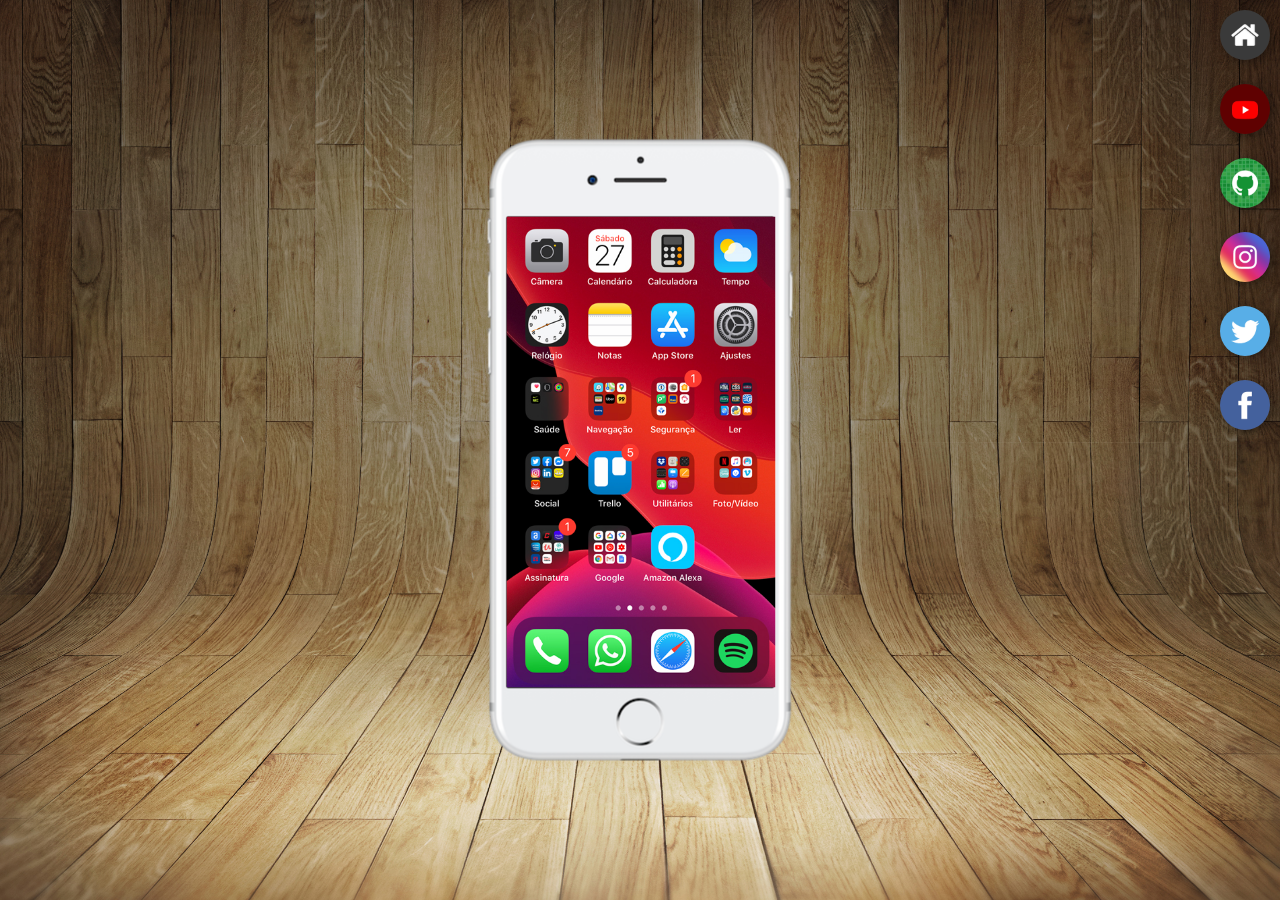
<file: index.html>
<!DOCTYPE html>
<html lang="pt-br">
<head>
    <meta charset="UTF-8">
    <meta name="viewport" content="width=device-width, initial-scale=1.0">
    <link rel="shortcut icon" href="favicon.ico" type="image/x-icon">
    <title>Projeto Redes Sociais</title>
    <link rel="stylesheet" href="style.css">
</head>
<body>
    <main>
        <section id="telefone">
            <iframe src="home.html" name="tela" id="tela" frameborder="0">
                Seu navegador não é compativel com isso!.
            </iframe>
        </section>
        <section id="redes-sociais">
            <a href="home.html" target="tela"><img src="imagens/logo-home.jpg" alt="home"></a><br>
            <a href="youtube.html" target="tela"><img src="imagens/logo-youtube.jpg" alt="youtube"></a><br>
            <a href="github.html" target="tela"><img src="imagens/logo-github.jpg" alt="github"></a><br>
            <a href="instagram.html" target="tela"><img src="imagens/logo-instagram.jpg" alt="instagram"></a><br>
            <a href="twitter.html" target="tela"><img src="imagens/logo-twitter.jpg" alt="twitter"></a><br>
            <a href="facebook.html" target="tela"><img src="imagens/logo-facebook.jpg" alt="facebook"></a>
        </section>
    </main>
</body>
</html>
</file>
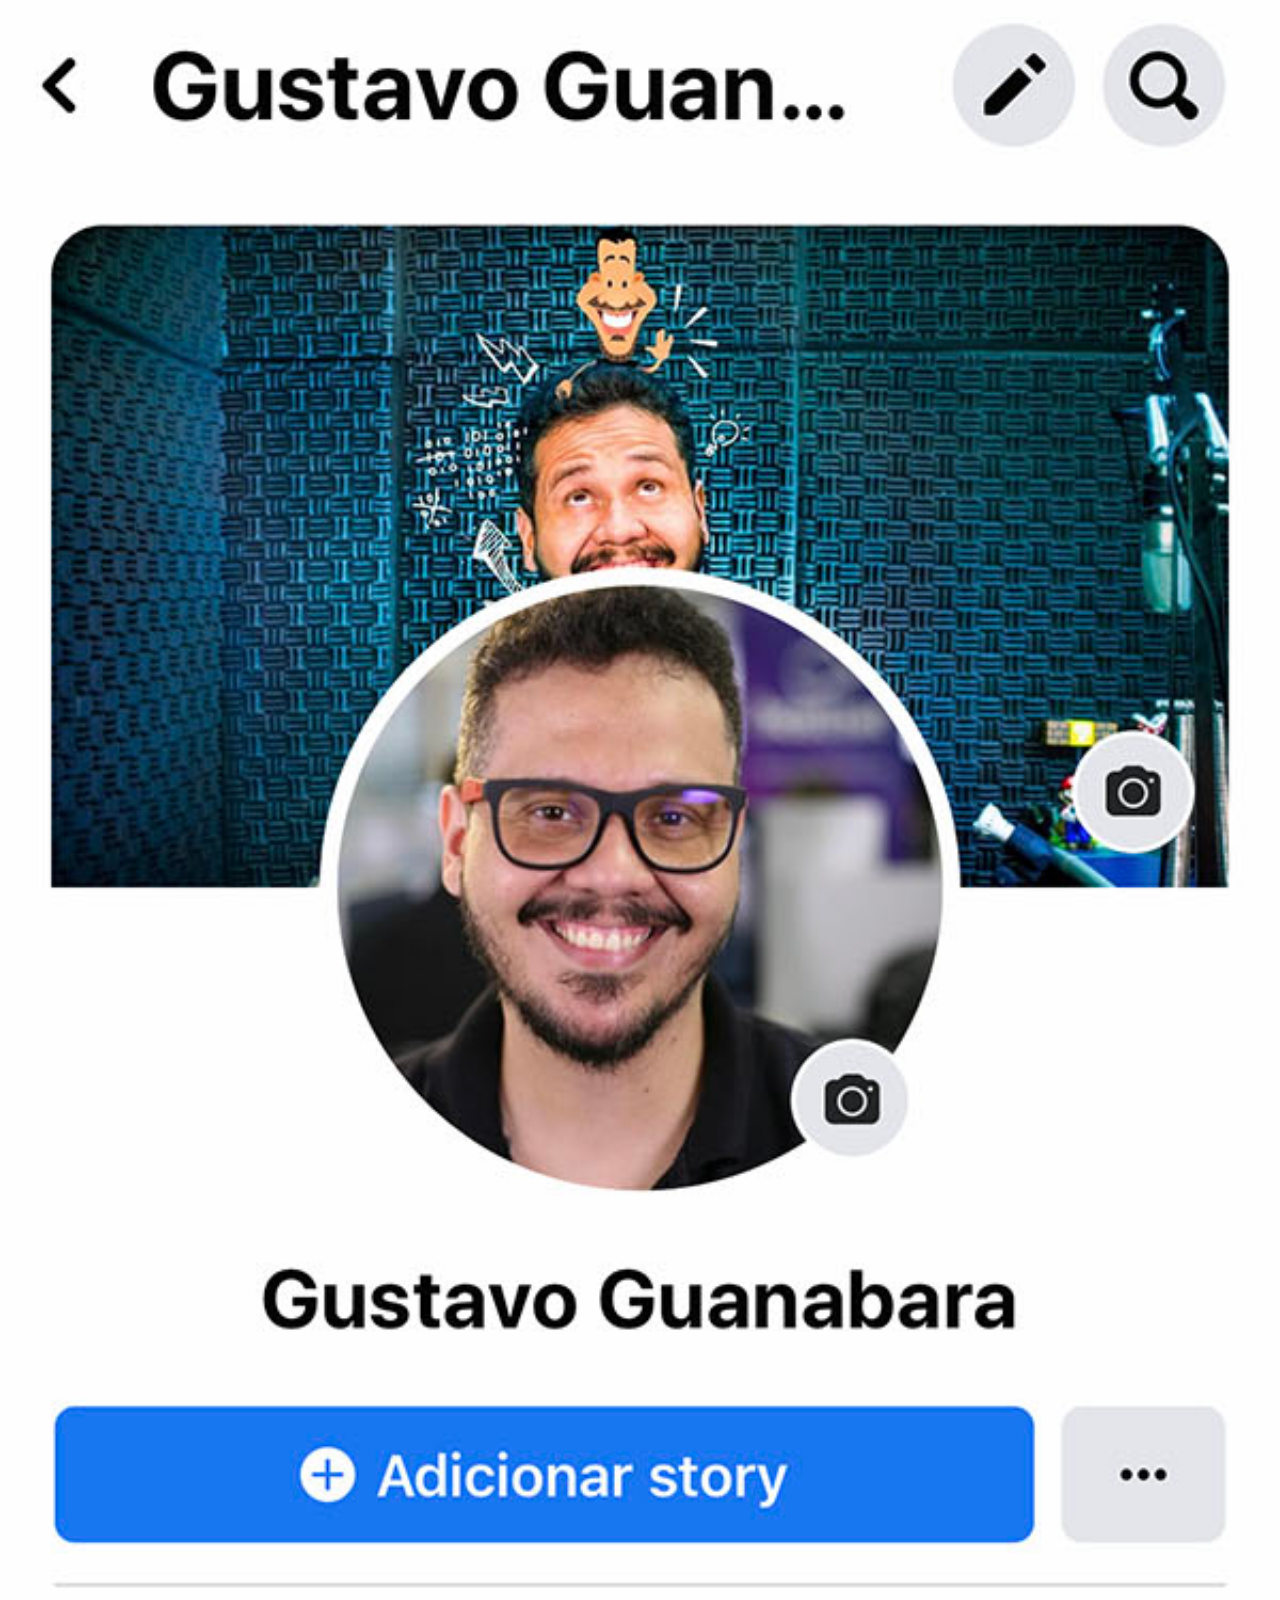
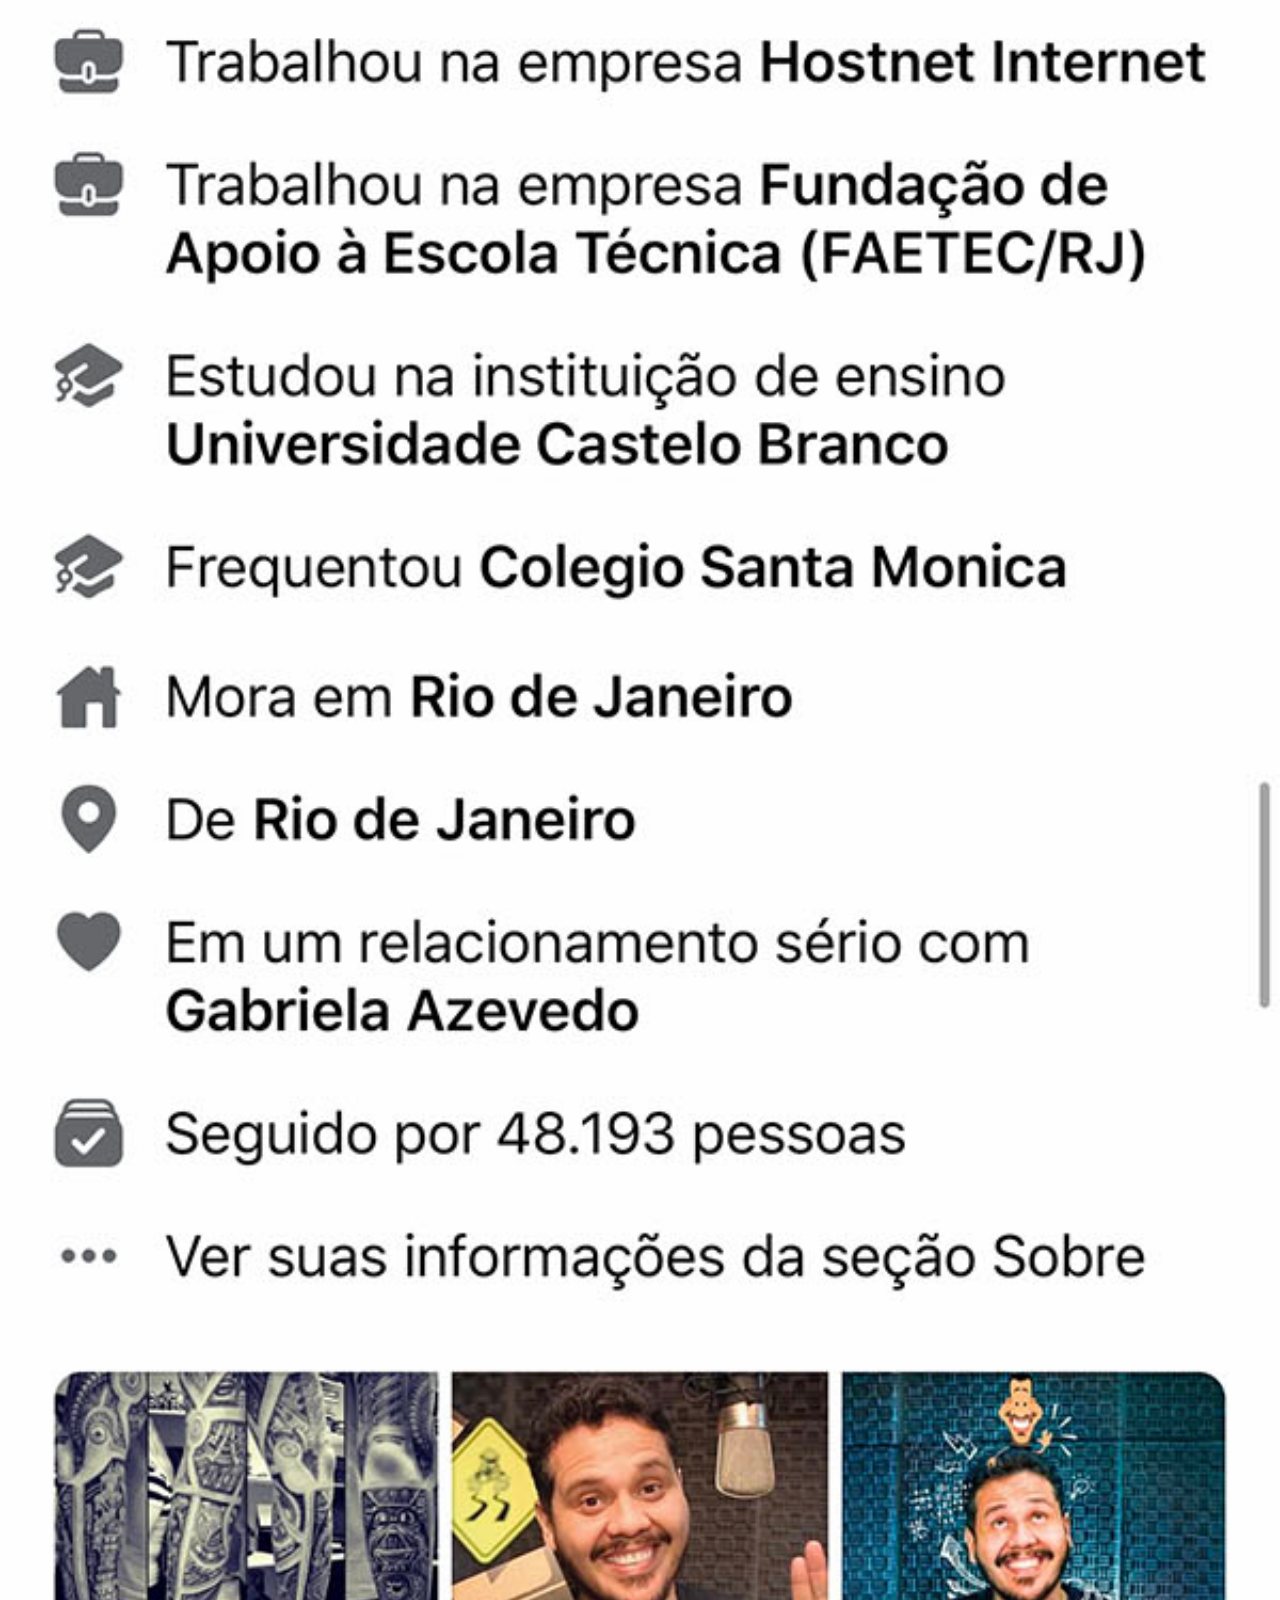
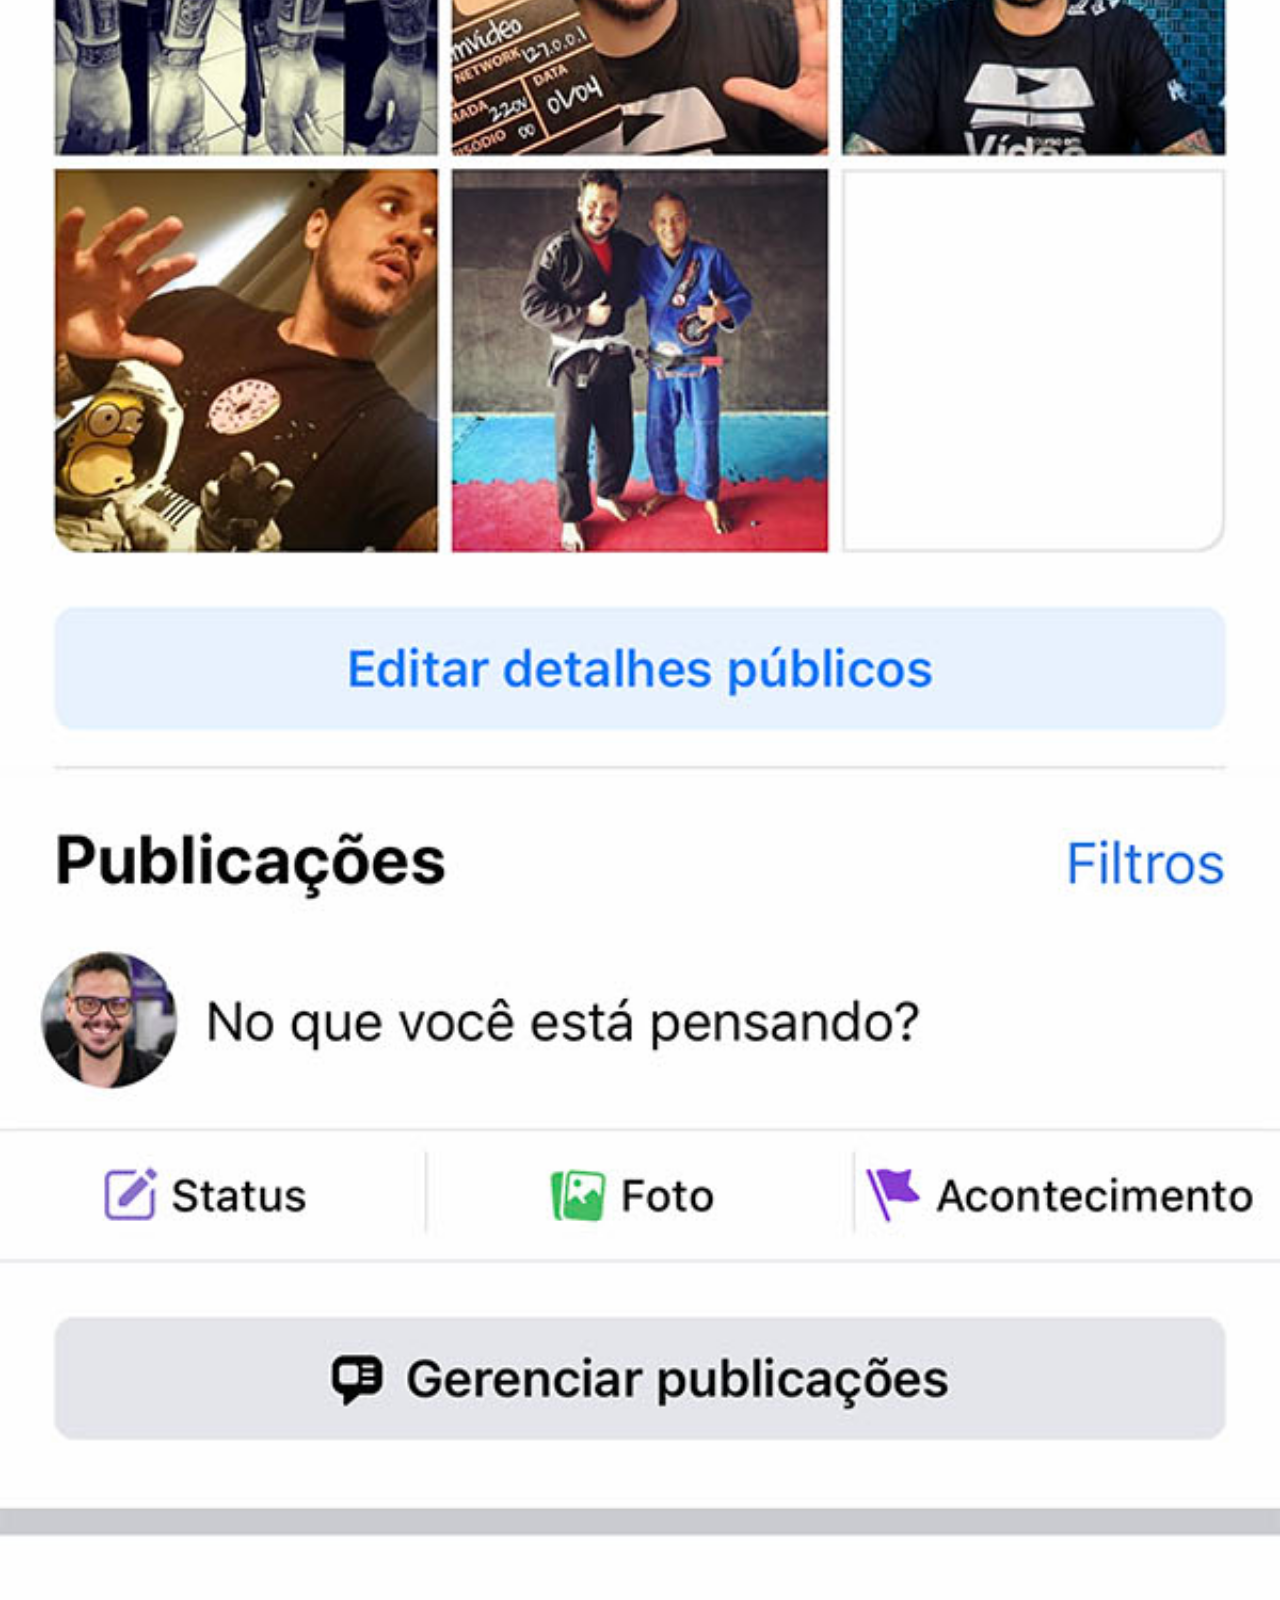
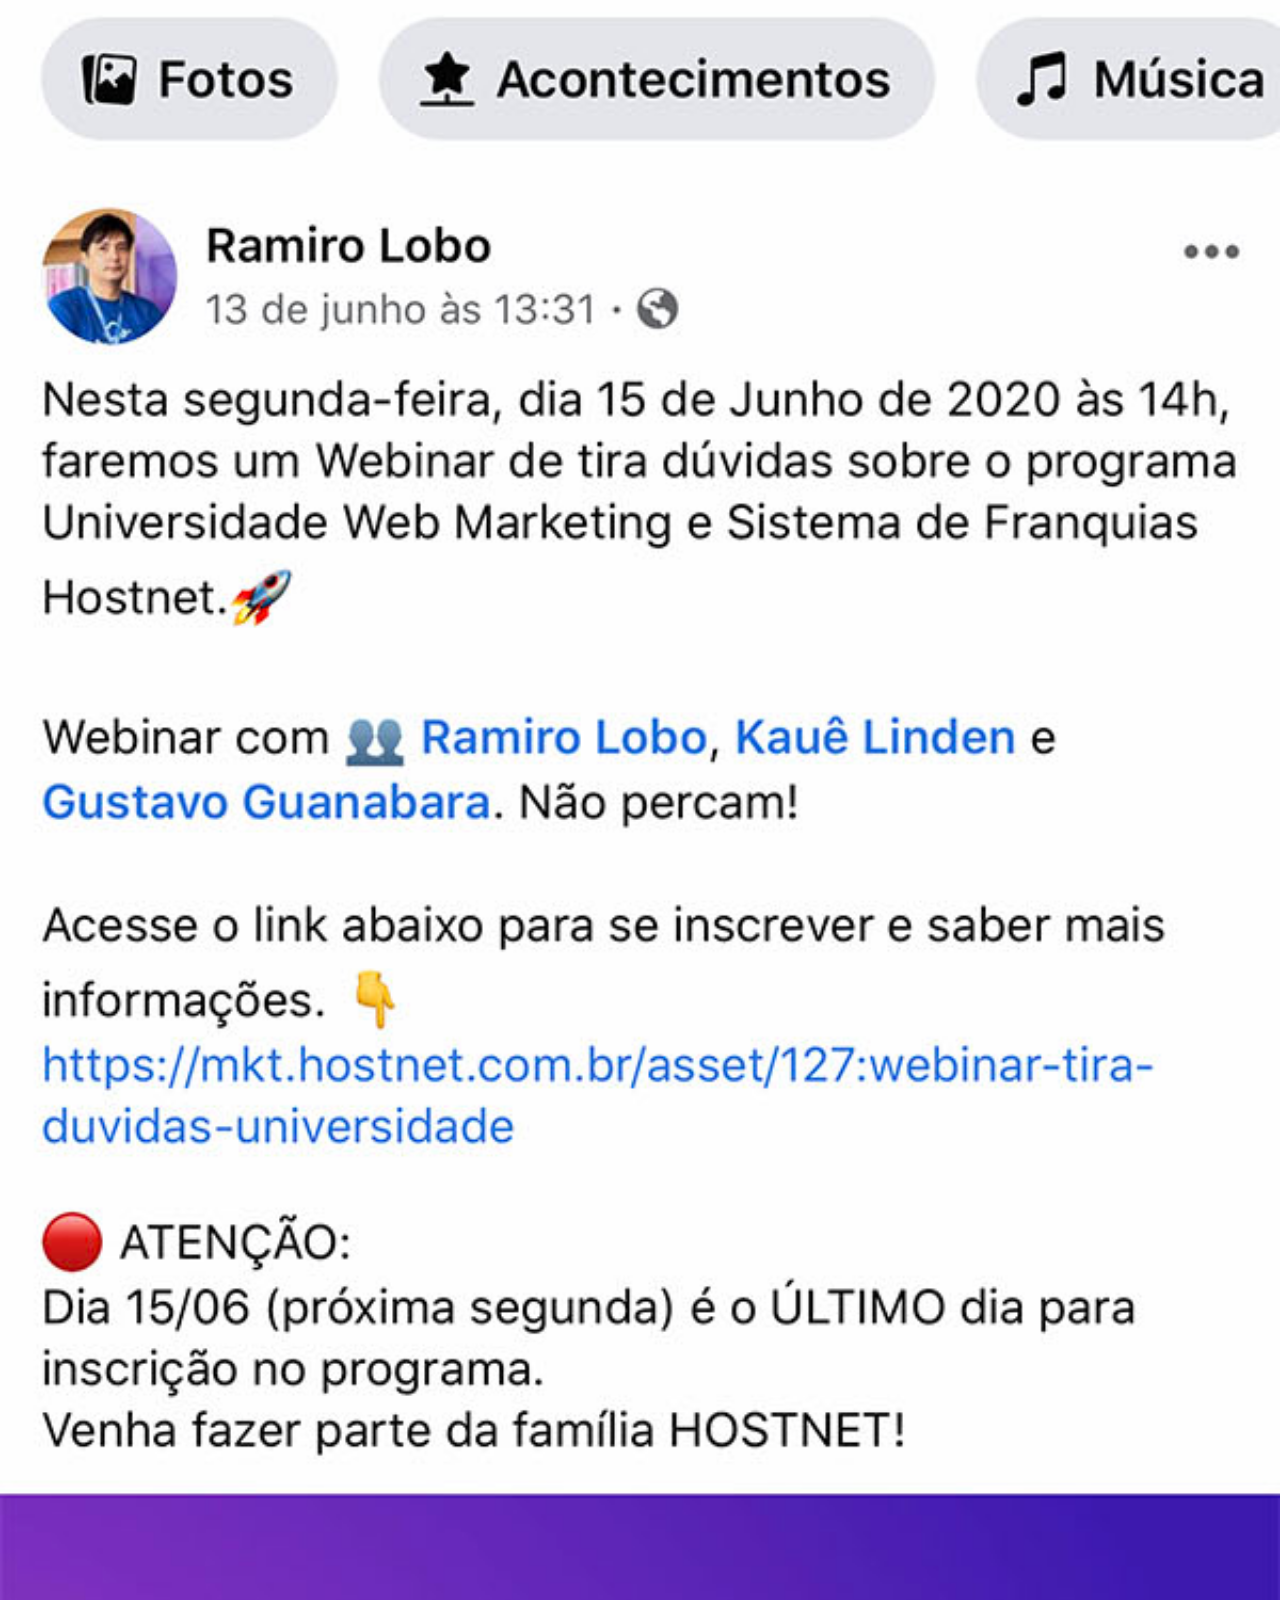
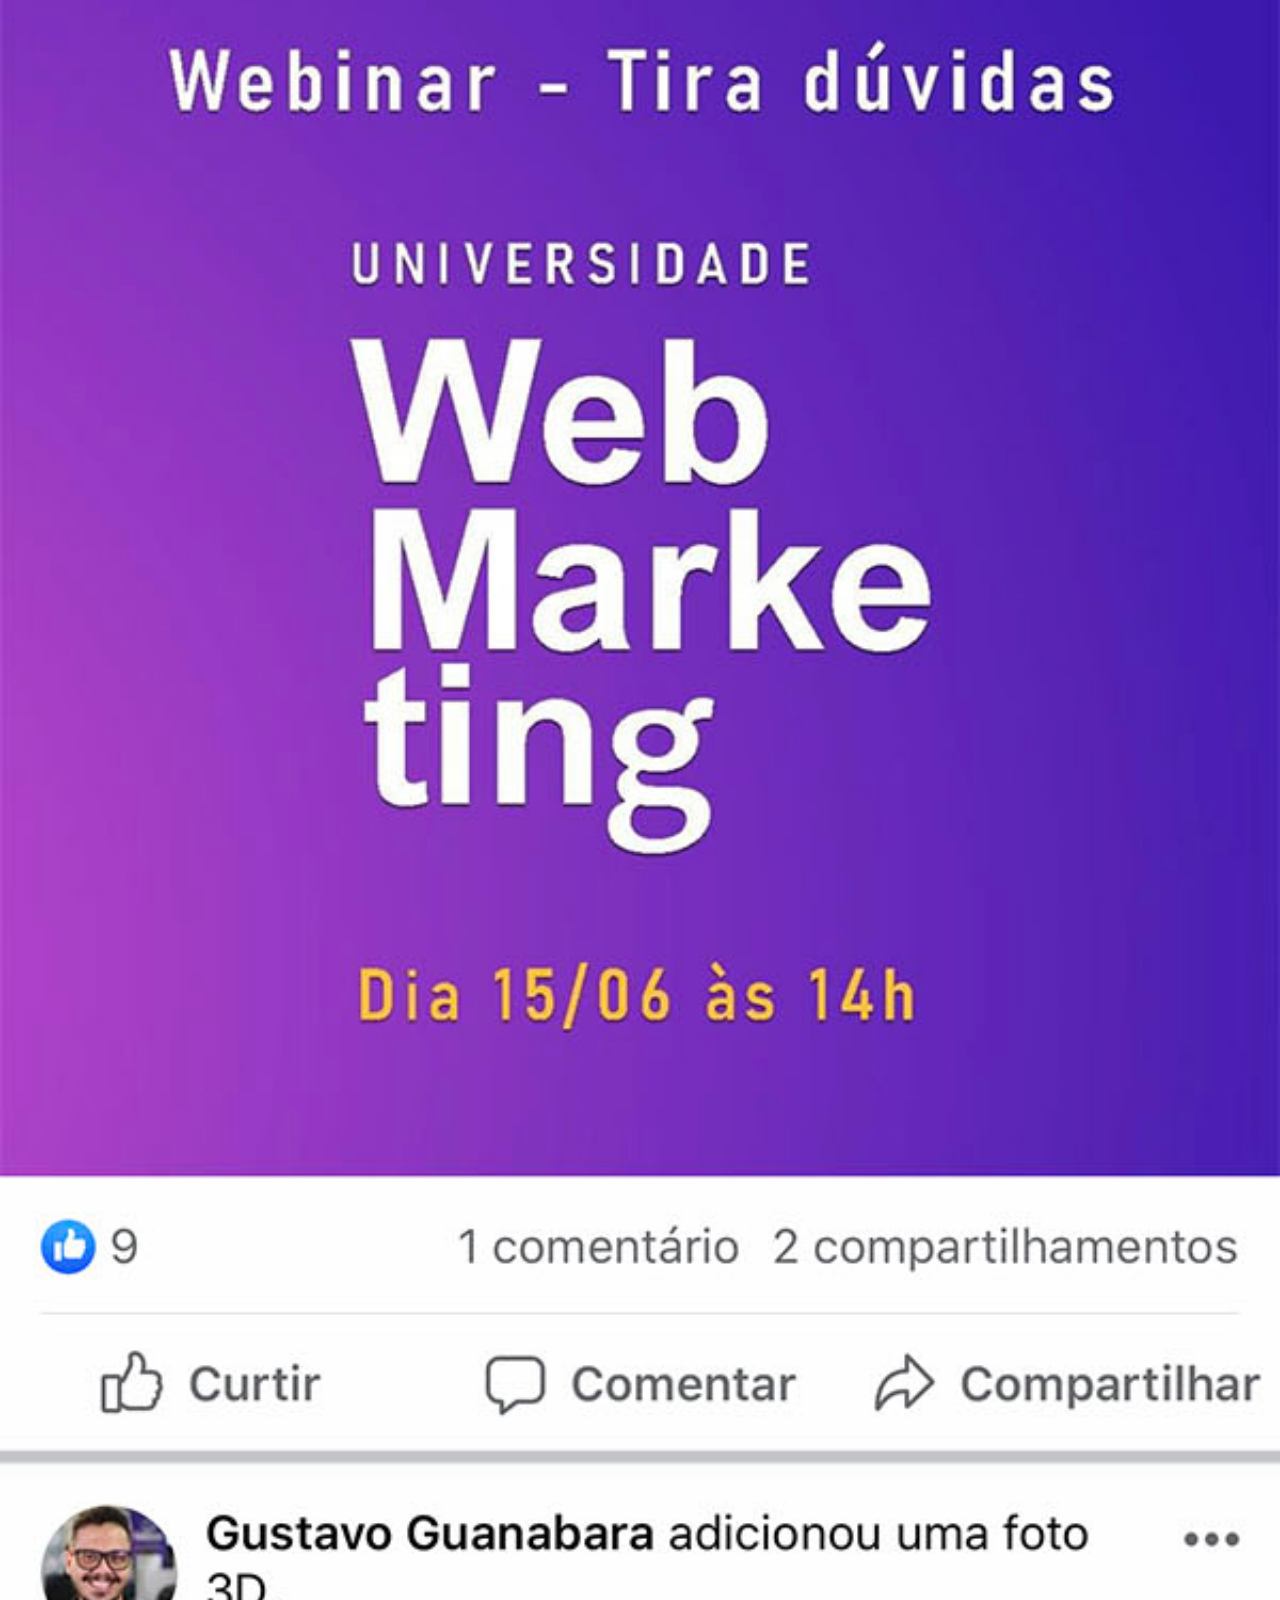
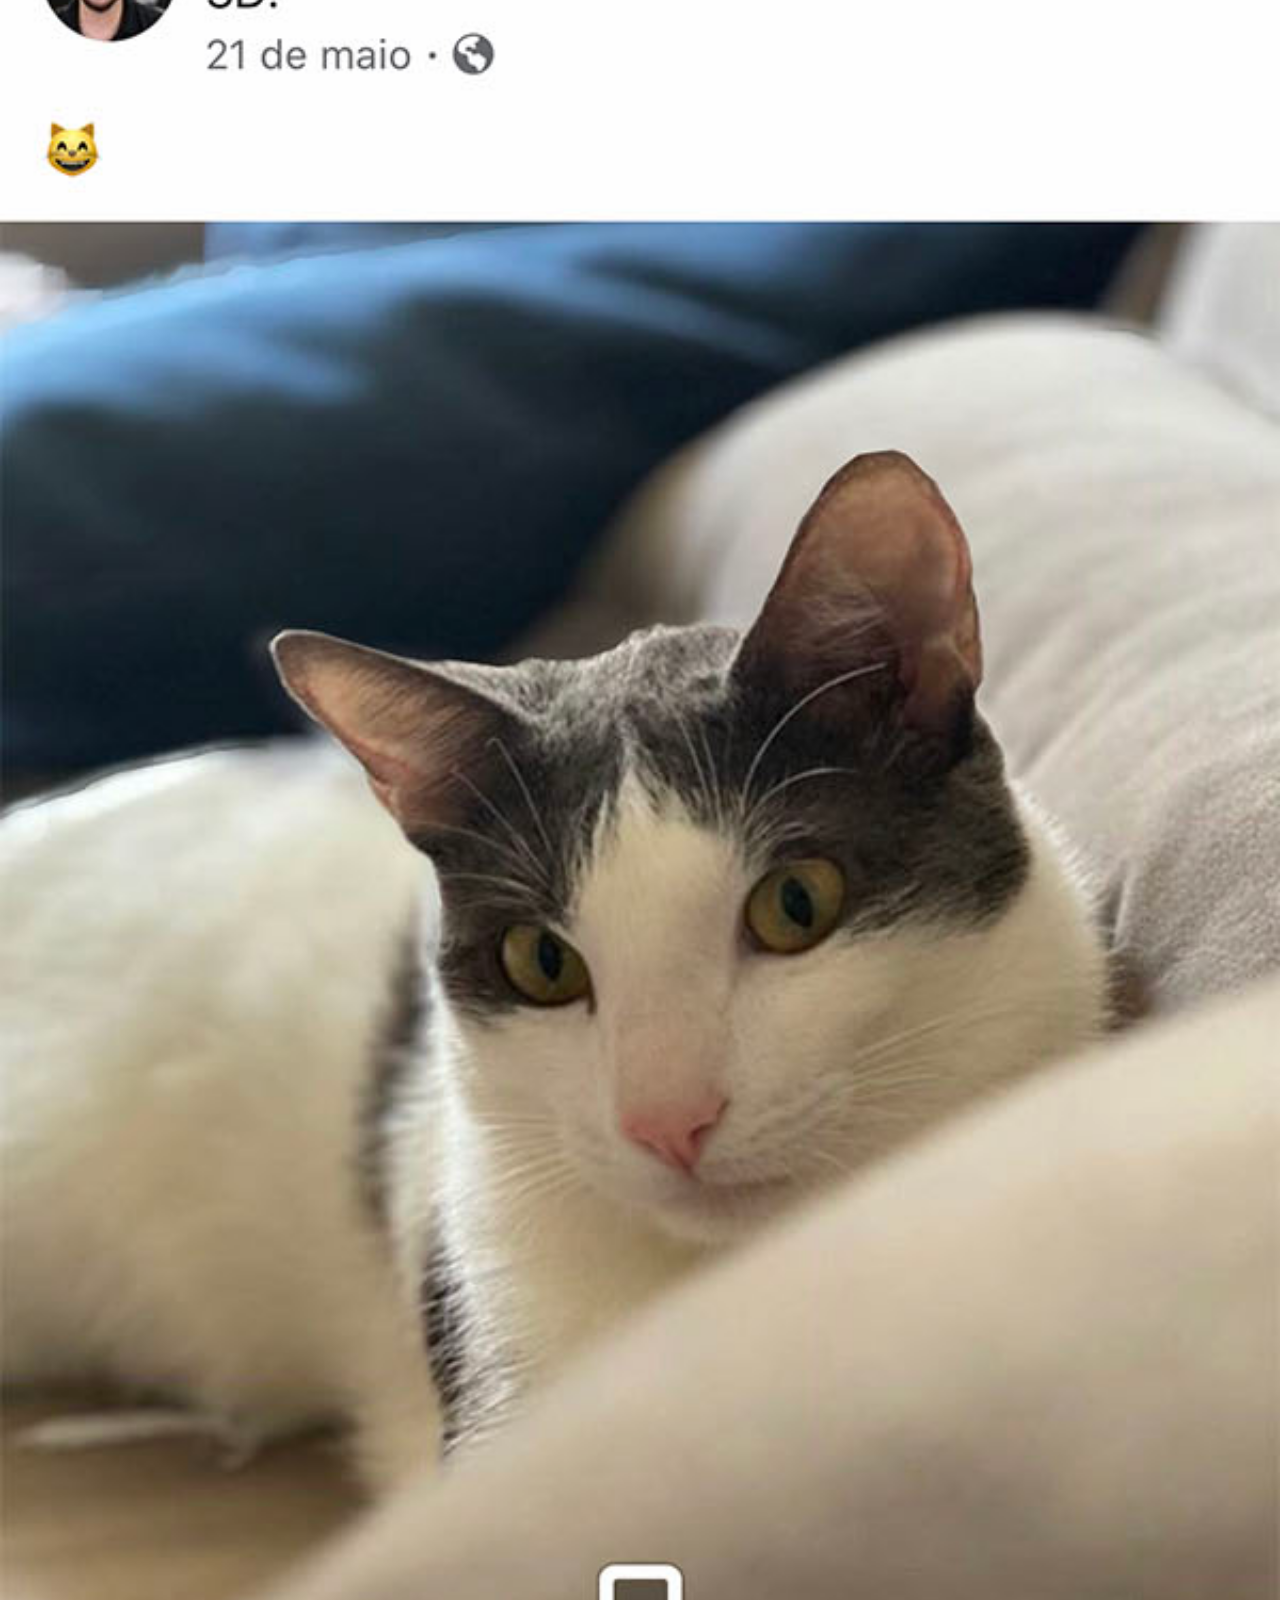
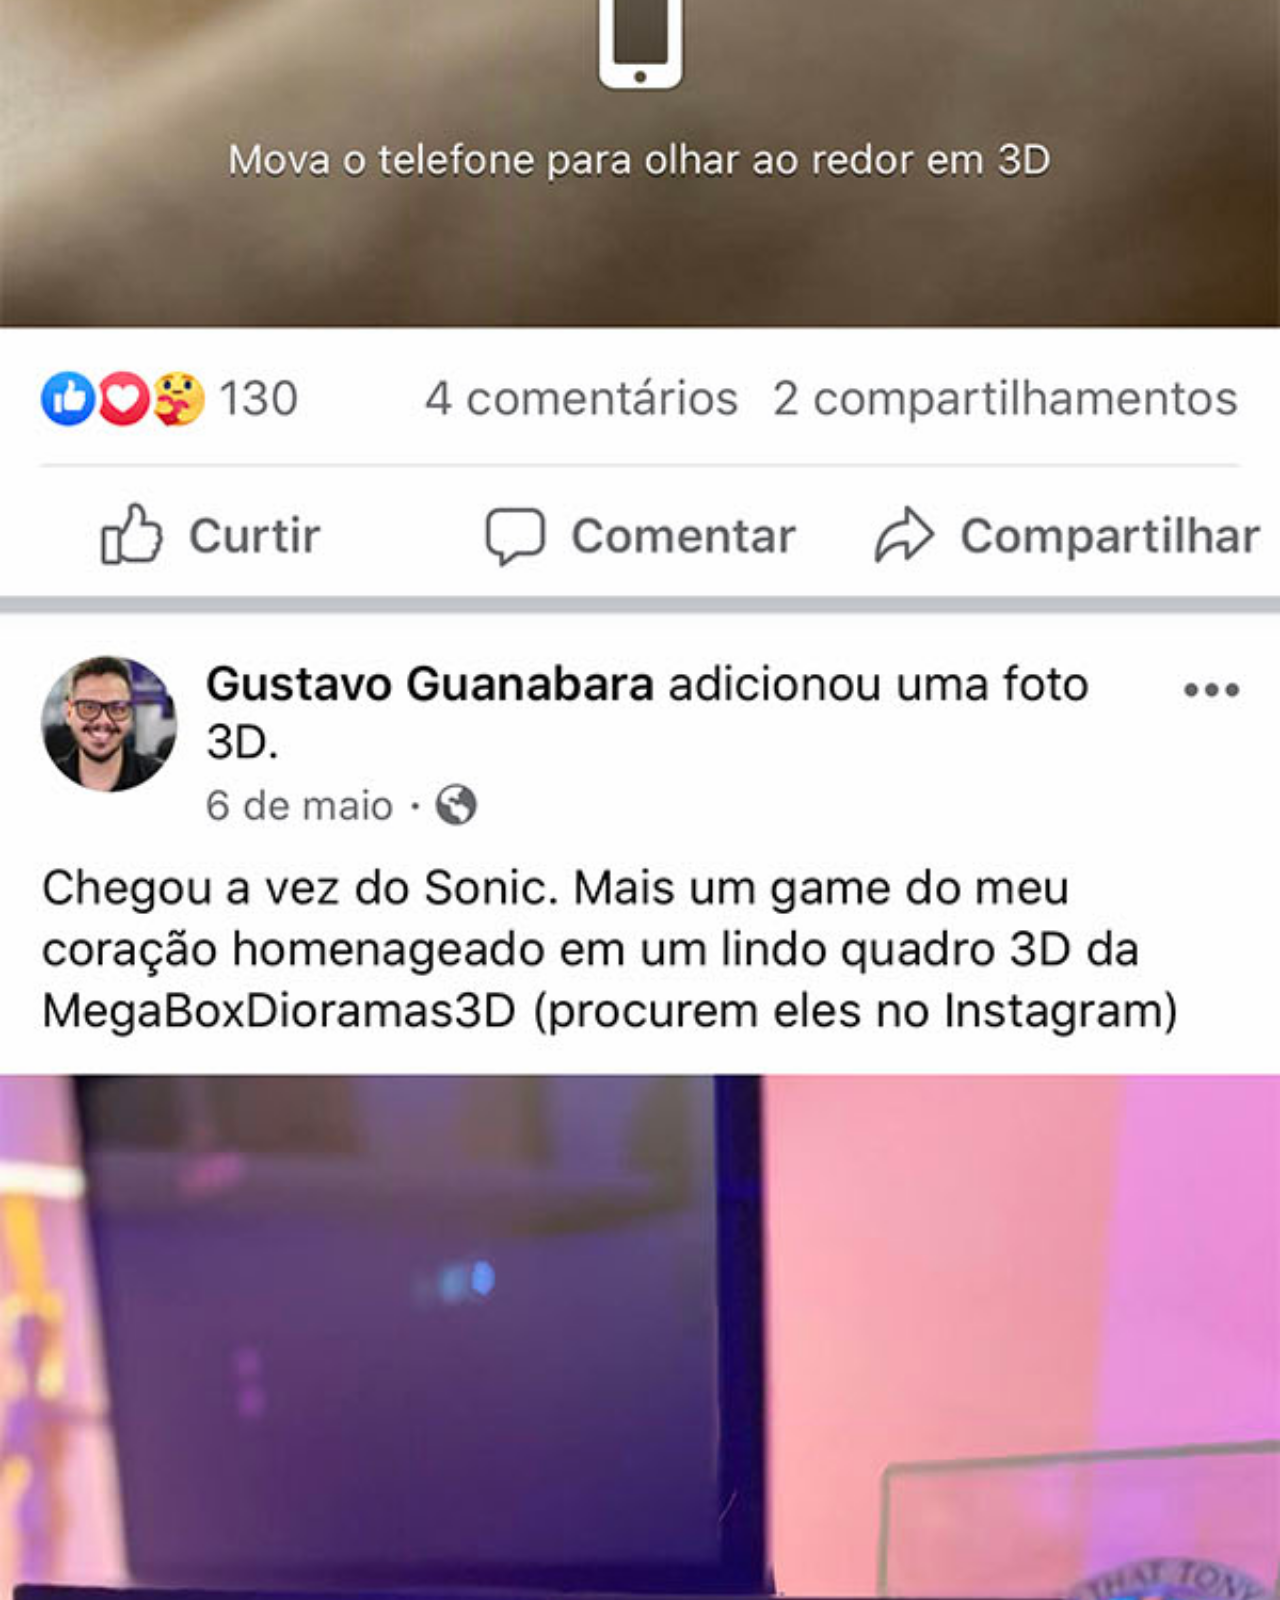
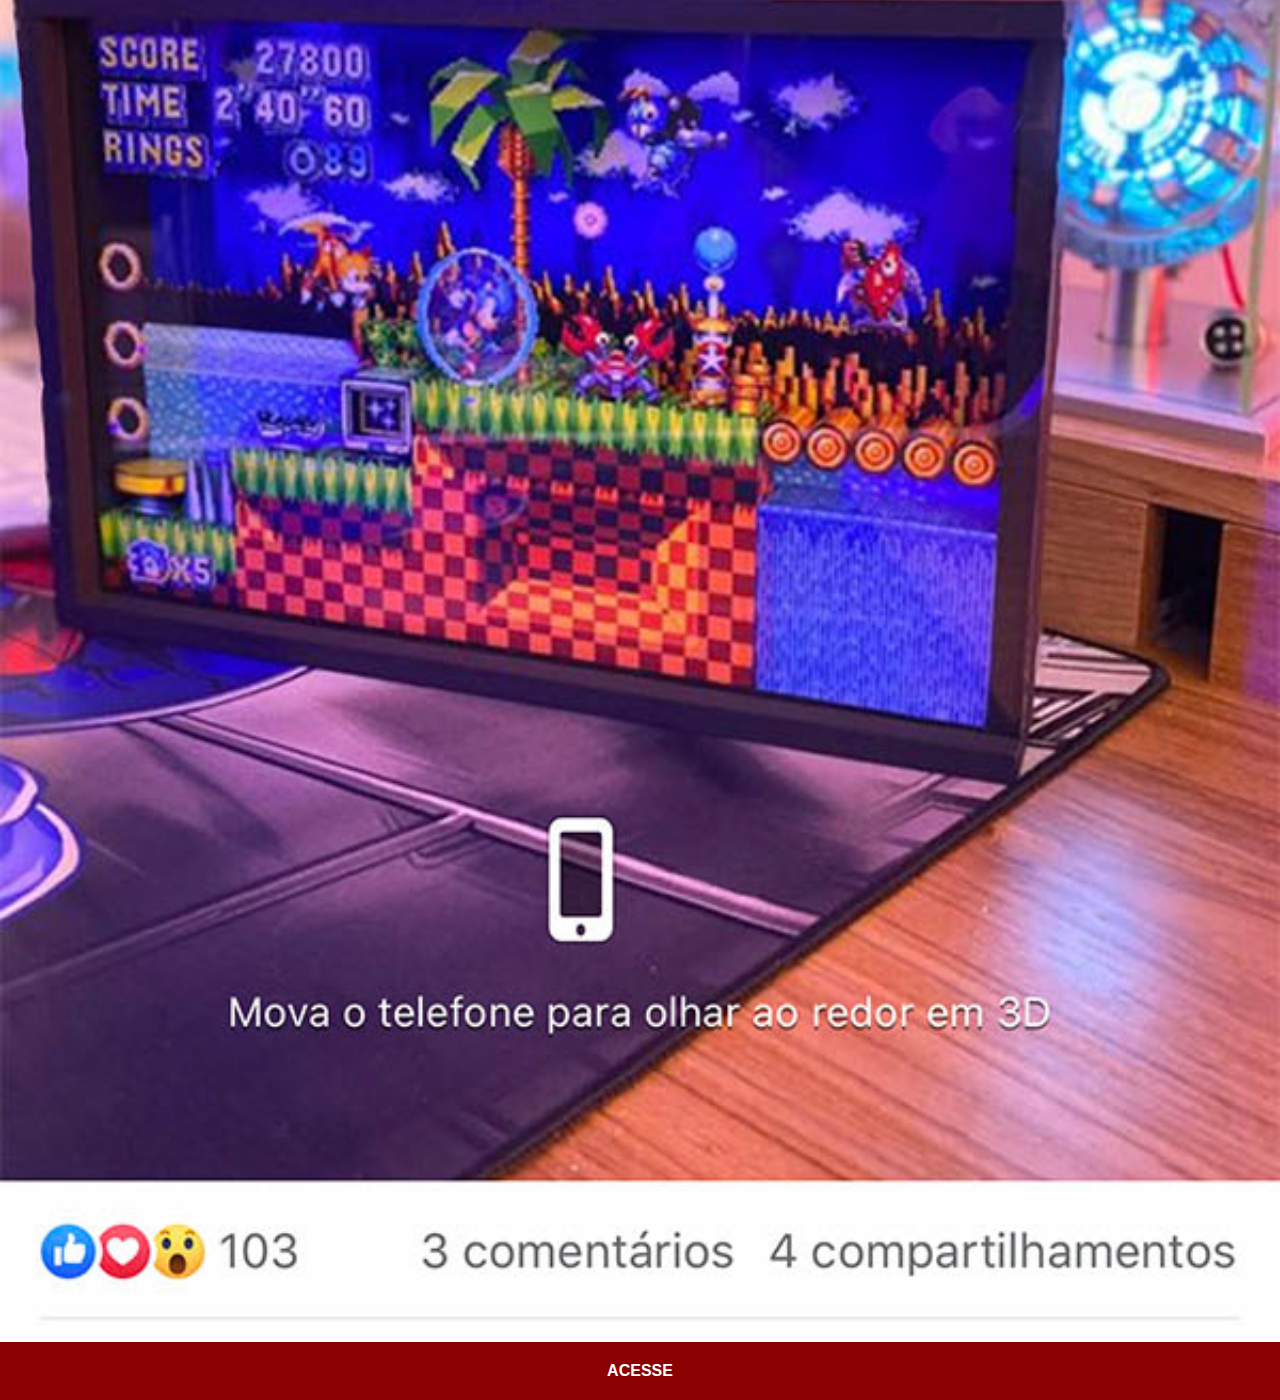
<file: facebook.html>
<!DOCTYPE html>
<html lang="pt-br">
<head>
    <meta charset="UTF-8">
    <meta name="viewport" content="width=device-width, initial-scale=1.0">
    <title>Facebook</title>
    <link rel="stylesheet" href="style/social.css">

</head>
<body>
    <img src="imagens/tela-facebook.jpg" alt="facebook">
    <a href="https://www.facebook.com/gustavoguanabara/?locale=pt_BR" target="_blank">ACESSE</a>
</body>
</html>
</file>
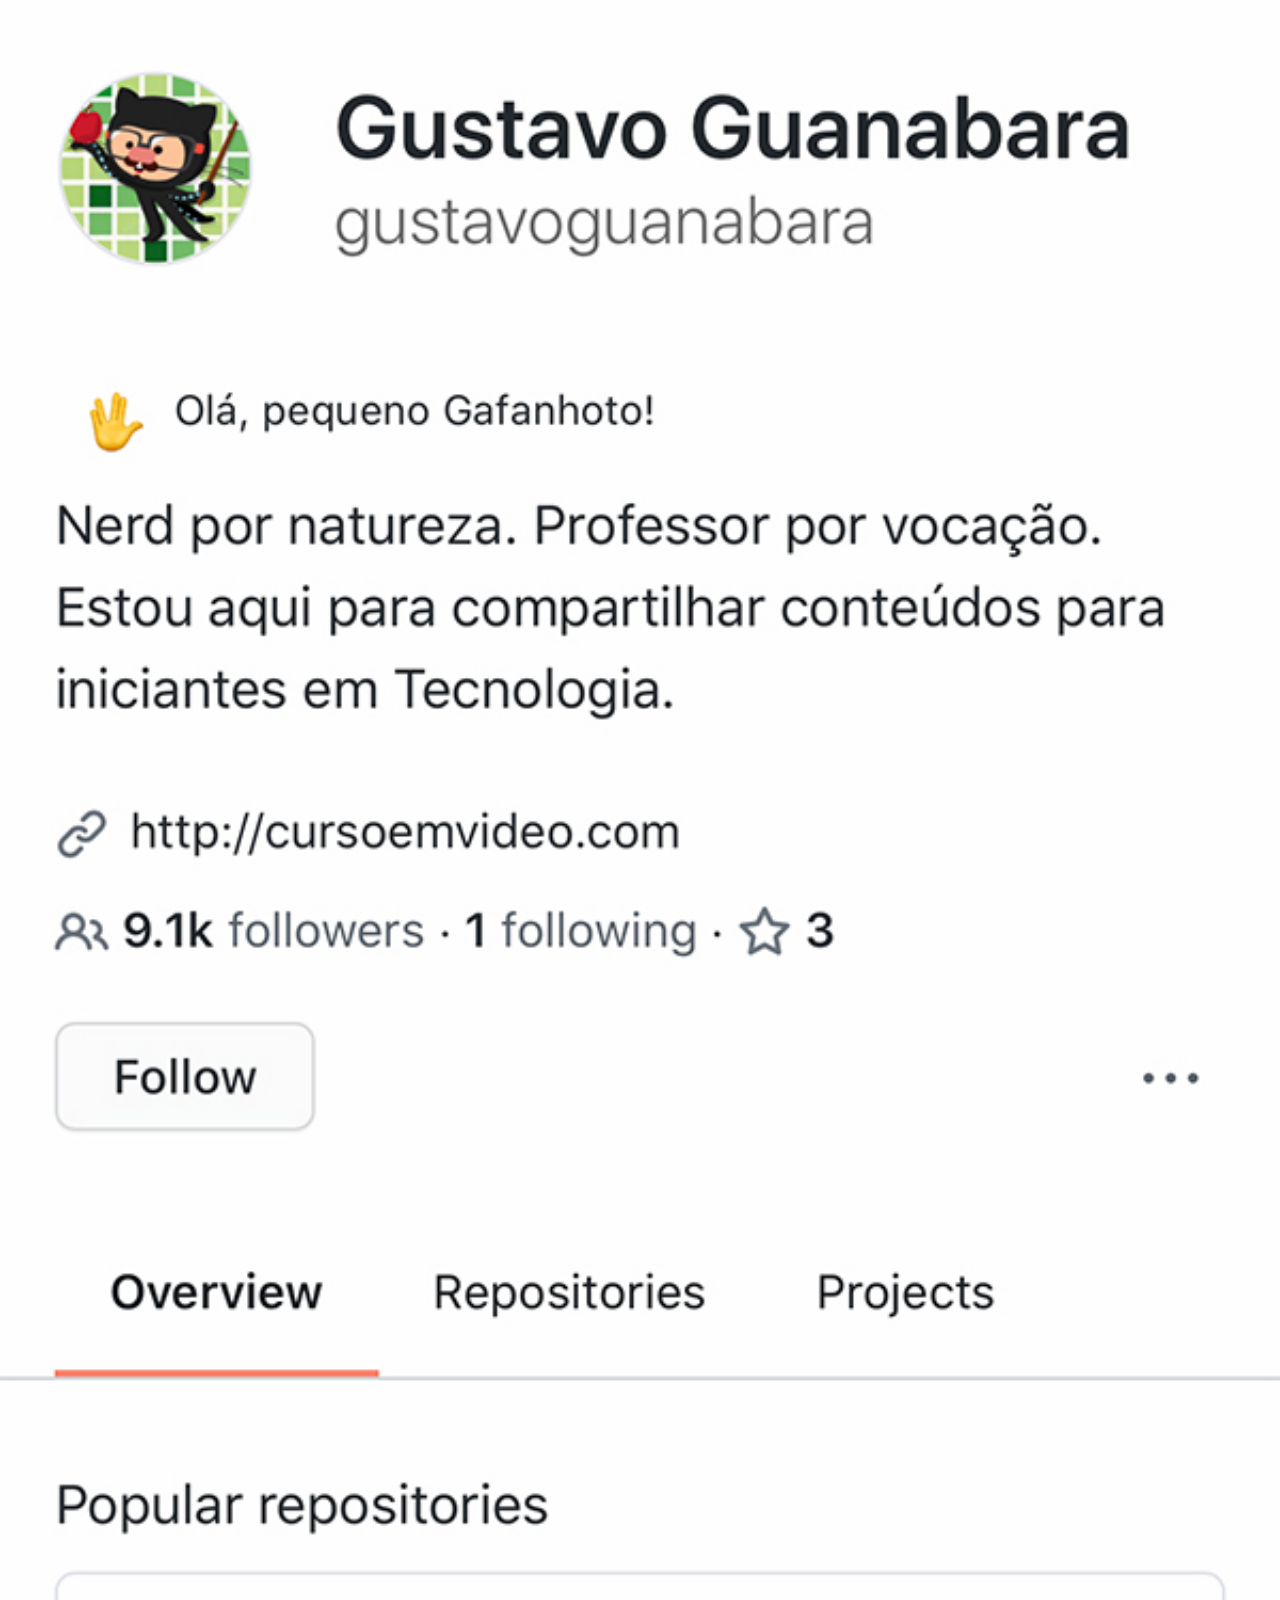
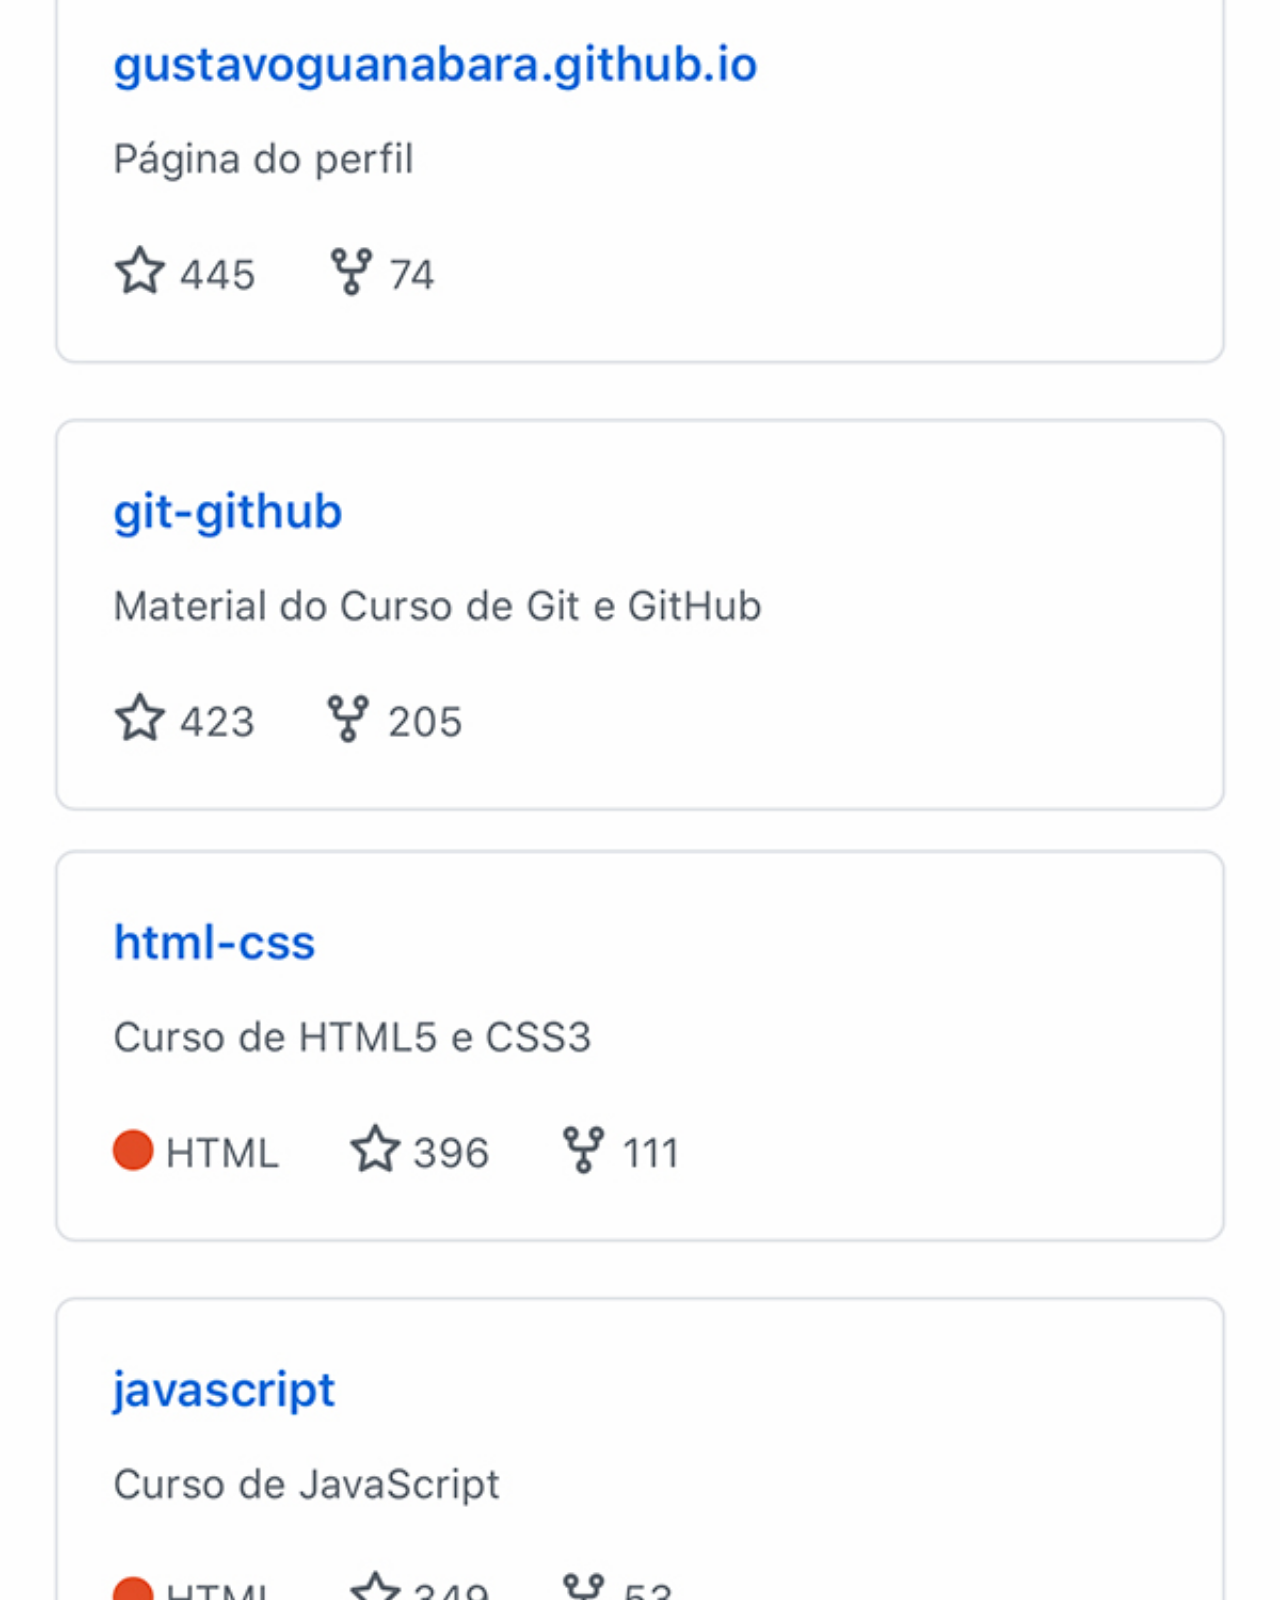
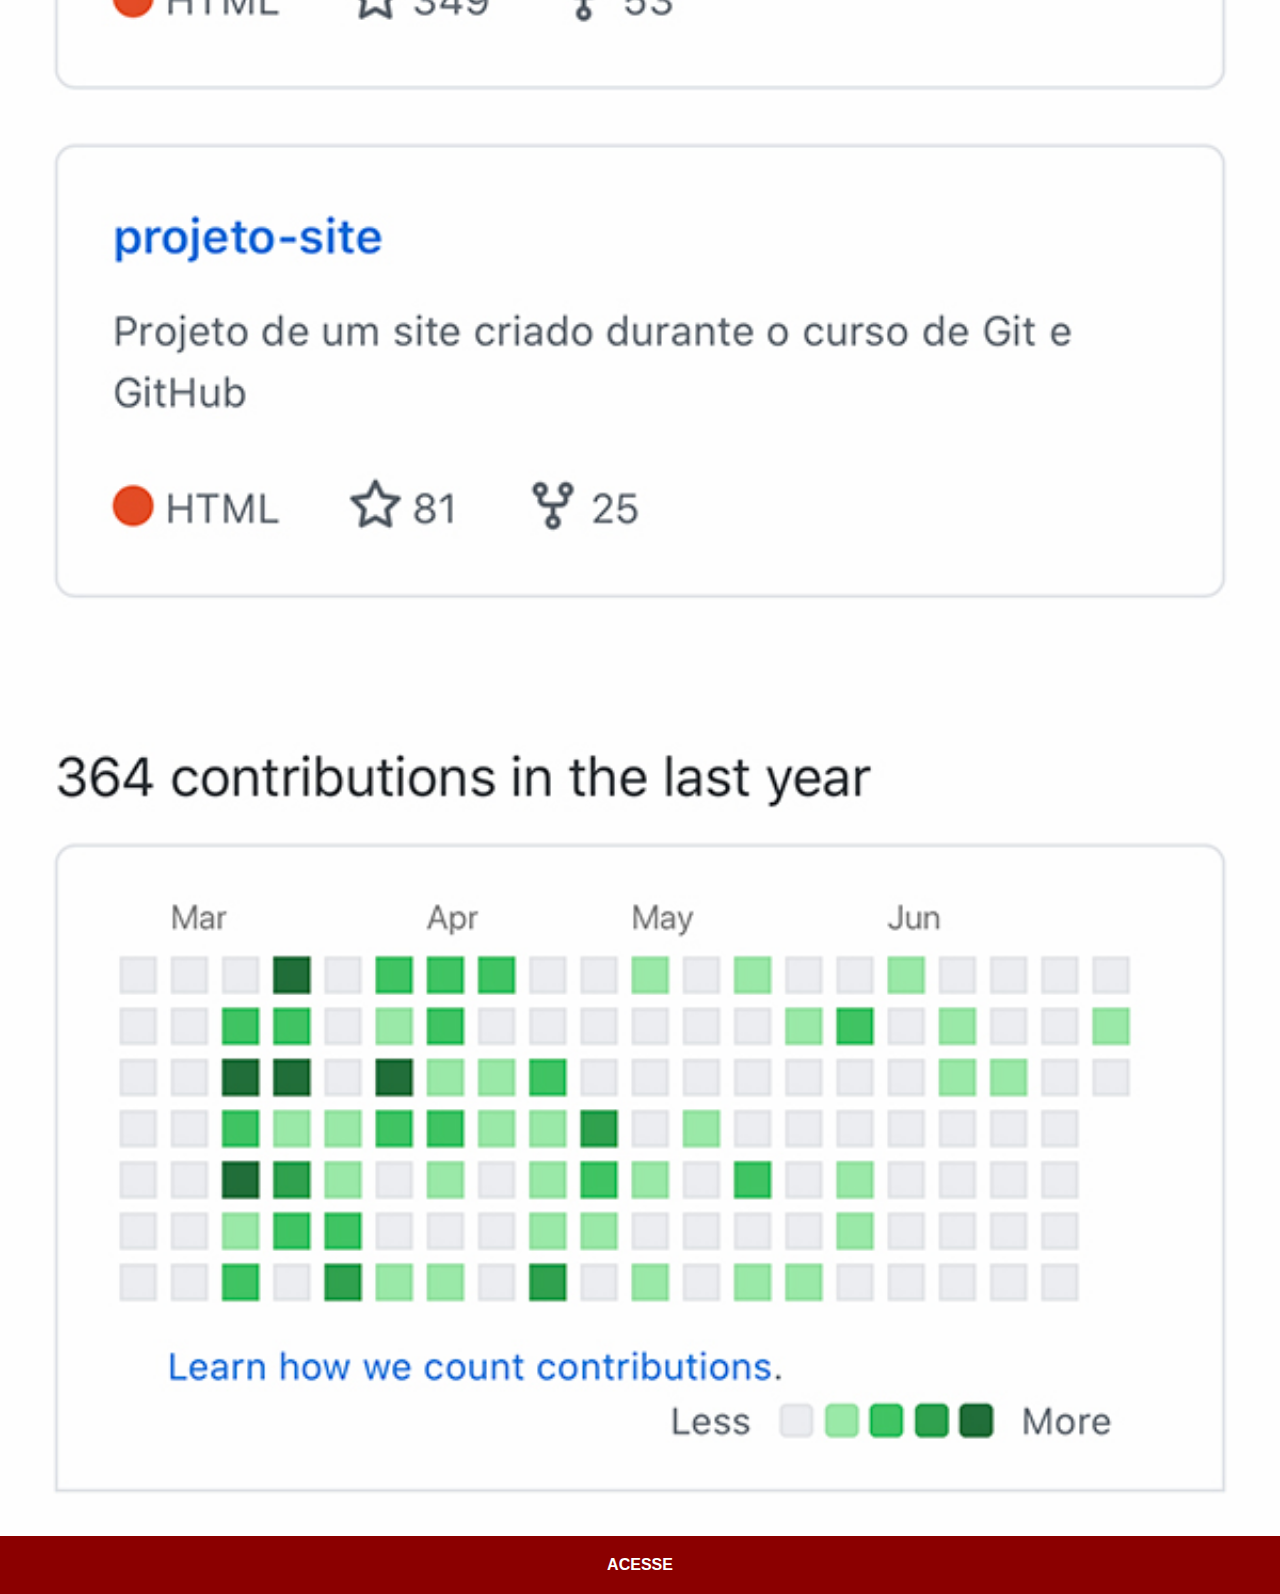
<file: github.html>
<!DOCTYPE html>
<html lang="pt-br">
<head>
    <meta charset="UTF-8">
    <meta name="viewport" content="width=device-width, initial-scale=1.0">
    <title>Github</title>
    <link rel="stylesheet" href="style/social.css">

</head>
<body>
    <img src="imagens/tela-github.jpg" alt="github">
    <a href="https://github.com/gustavoguanabara" target="_blank">ACESSE</a>
</body>
</html>
</file>
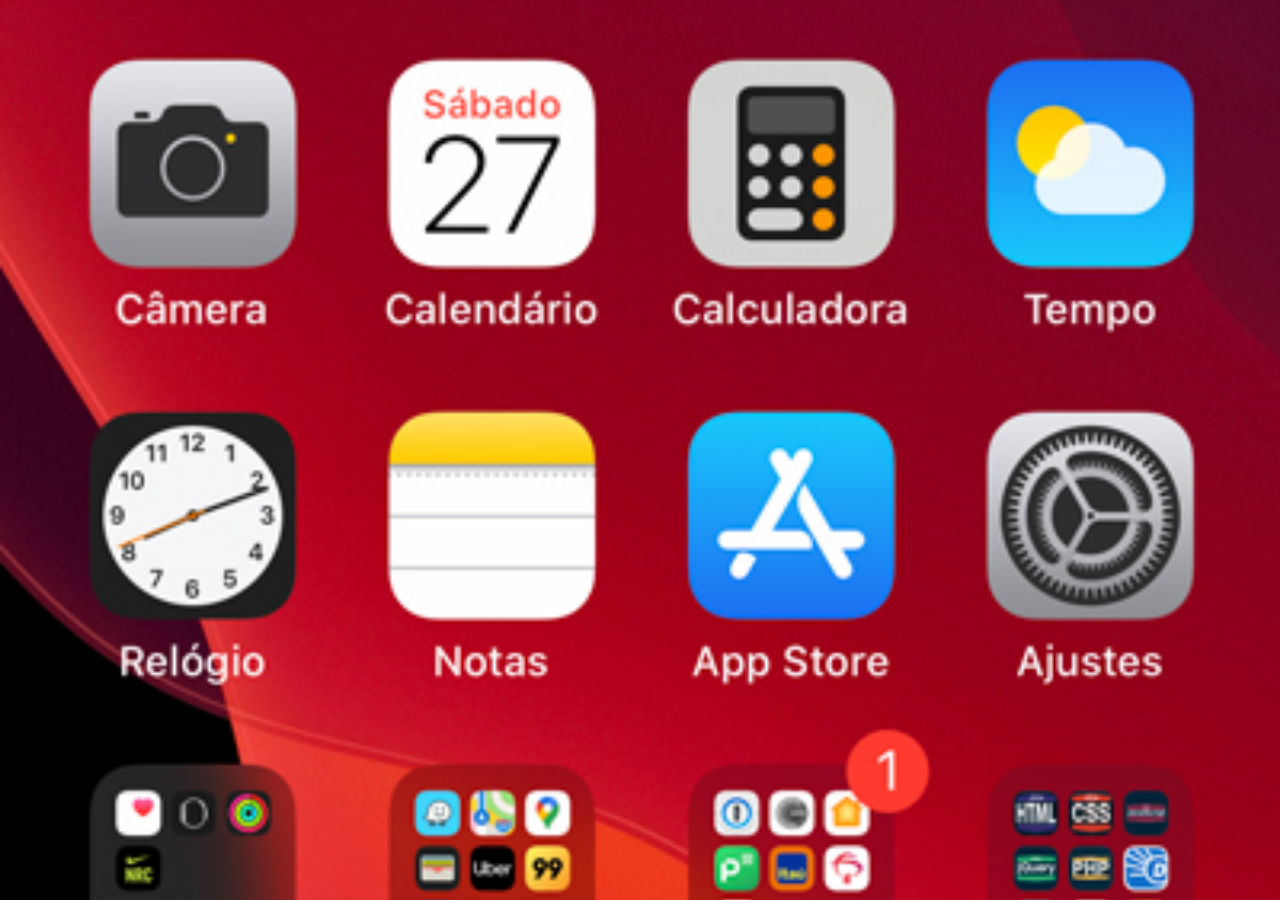
<file: home.html>
<!DOCTYPE html>
<html lang="pt-br">
<head>
    <meta charset="UTF-8">
    <meta name="viewport" content="width=device-width, initial-scale=1.0">
    <title>Home</title>
</head>
<style>
    *{
        margin: 0px;
        padding: 0px;
    }

    body{
        width: 100vw;
        height: 100vh;
        background: url(imagens/tela-home.jpg) no-repeat top center;
        background-size: cover;
    }
</style>
<body>
    
</body>
</html>
</file>
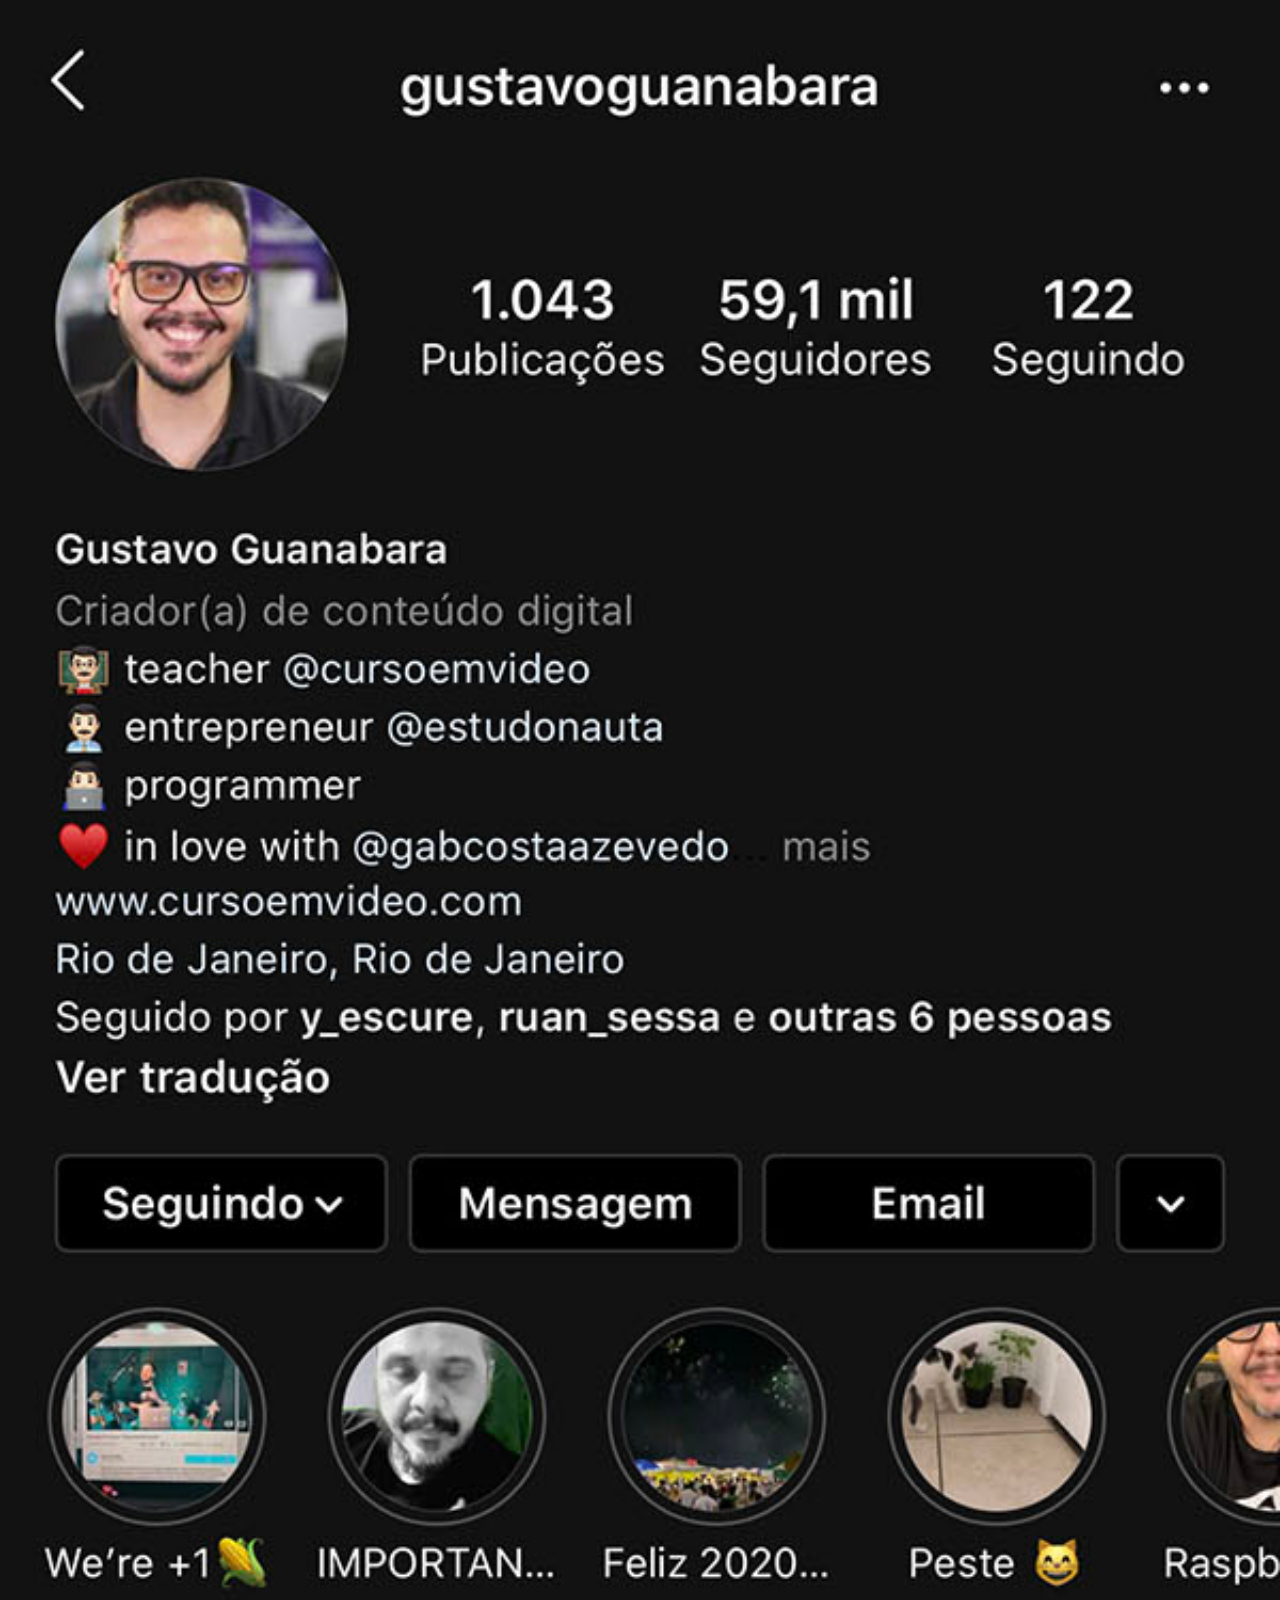
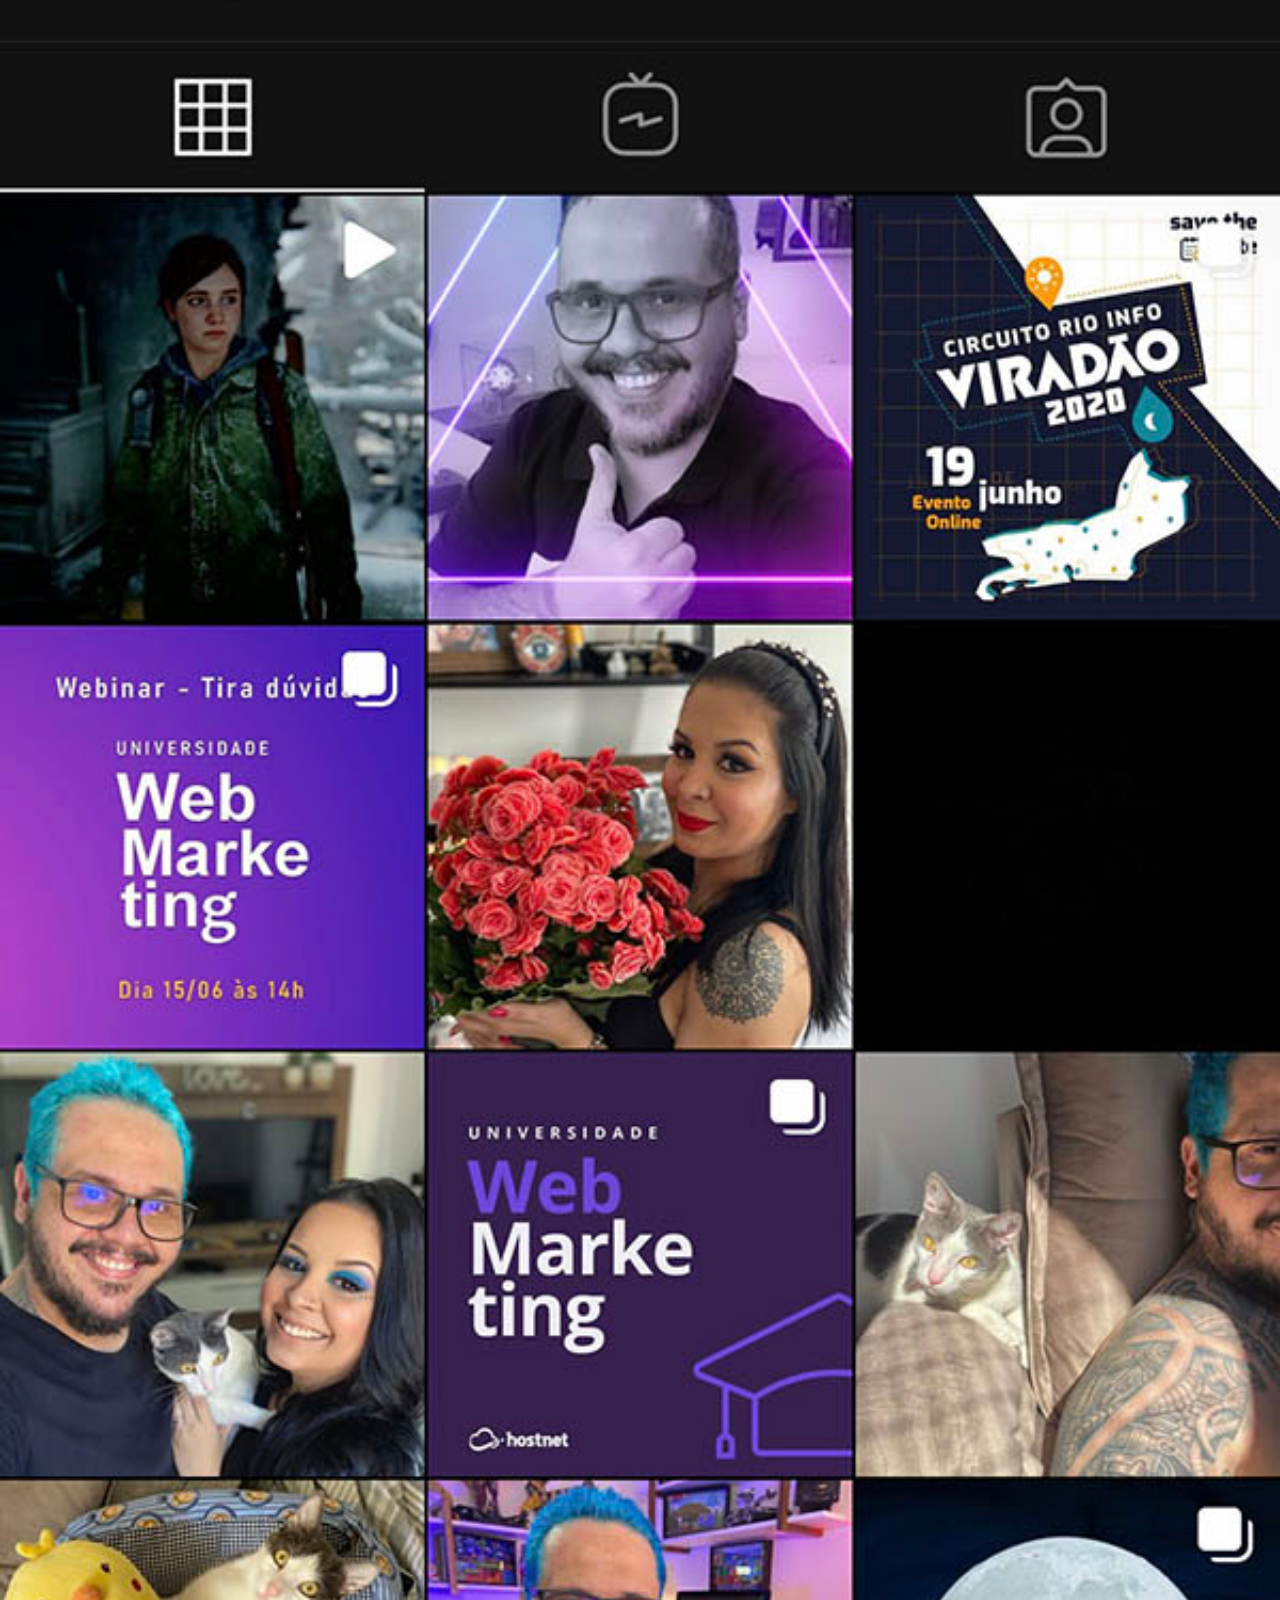
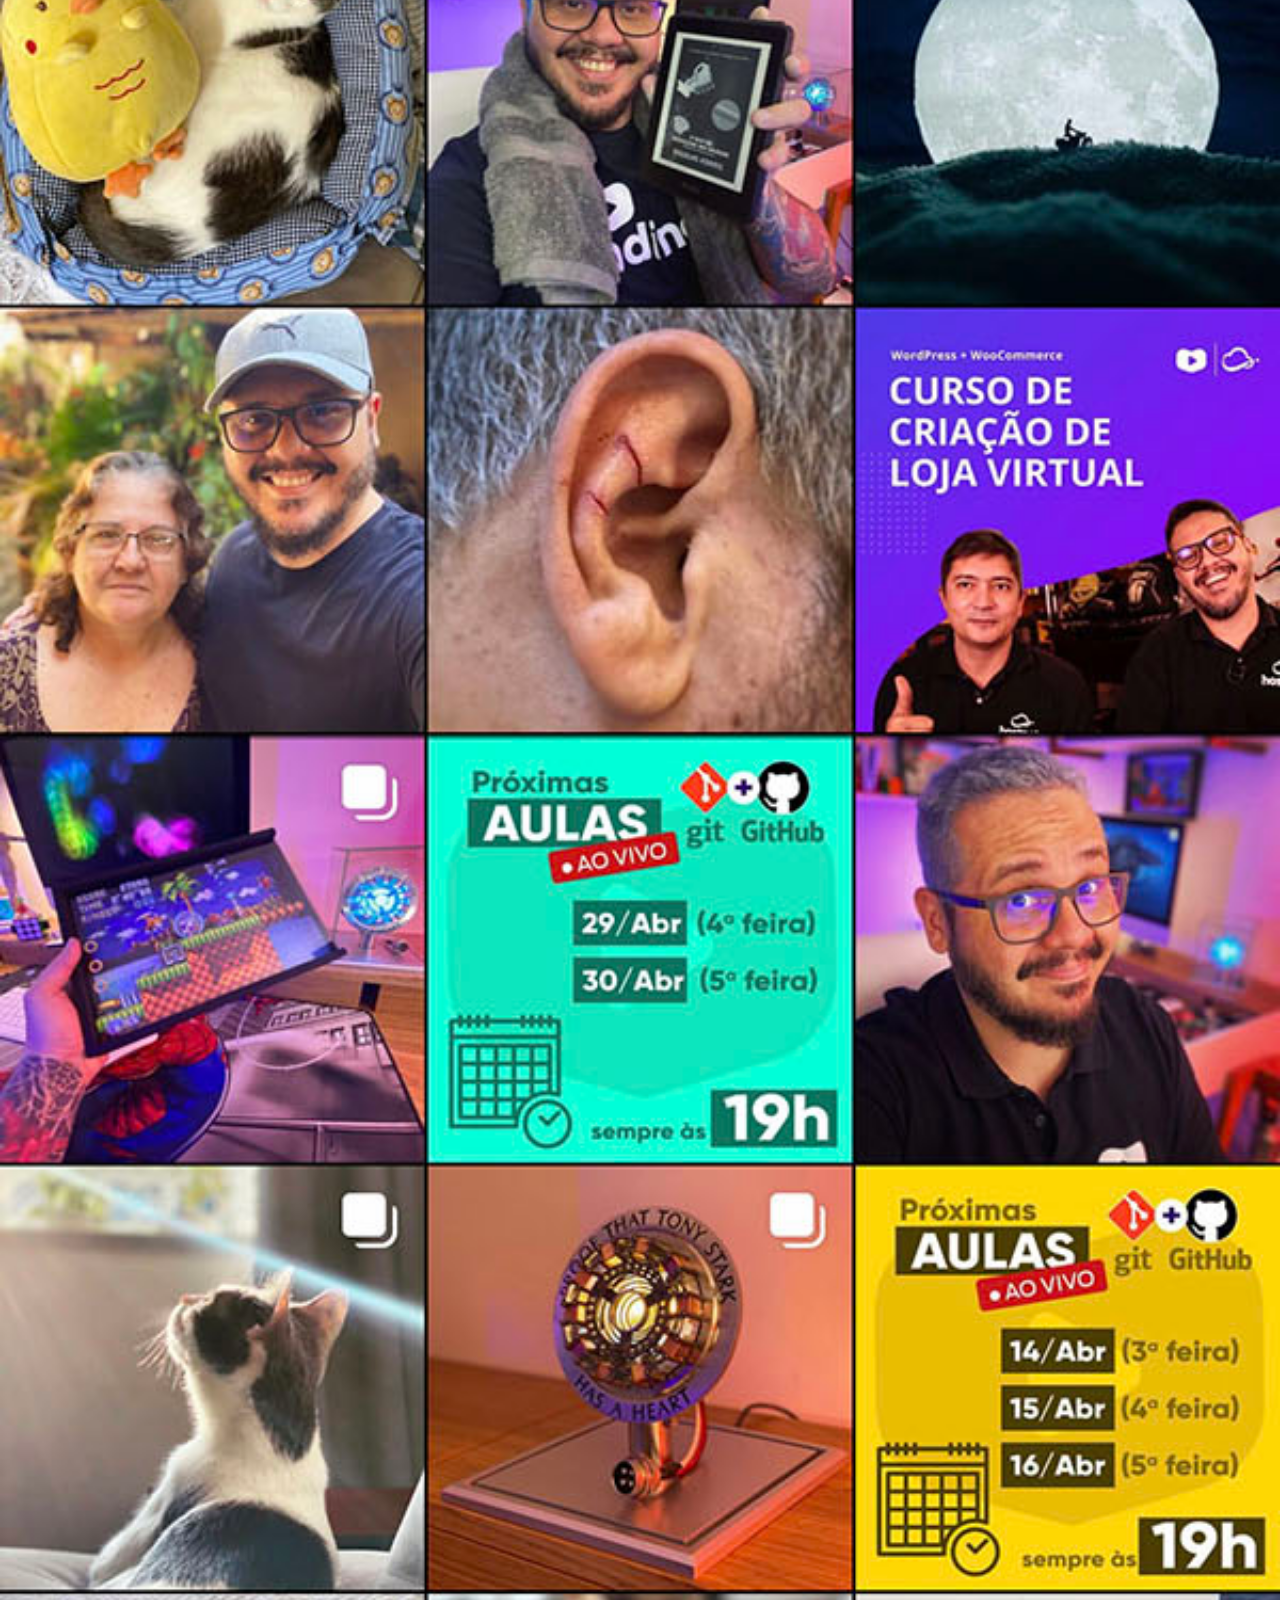
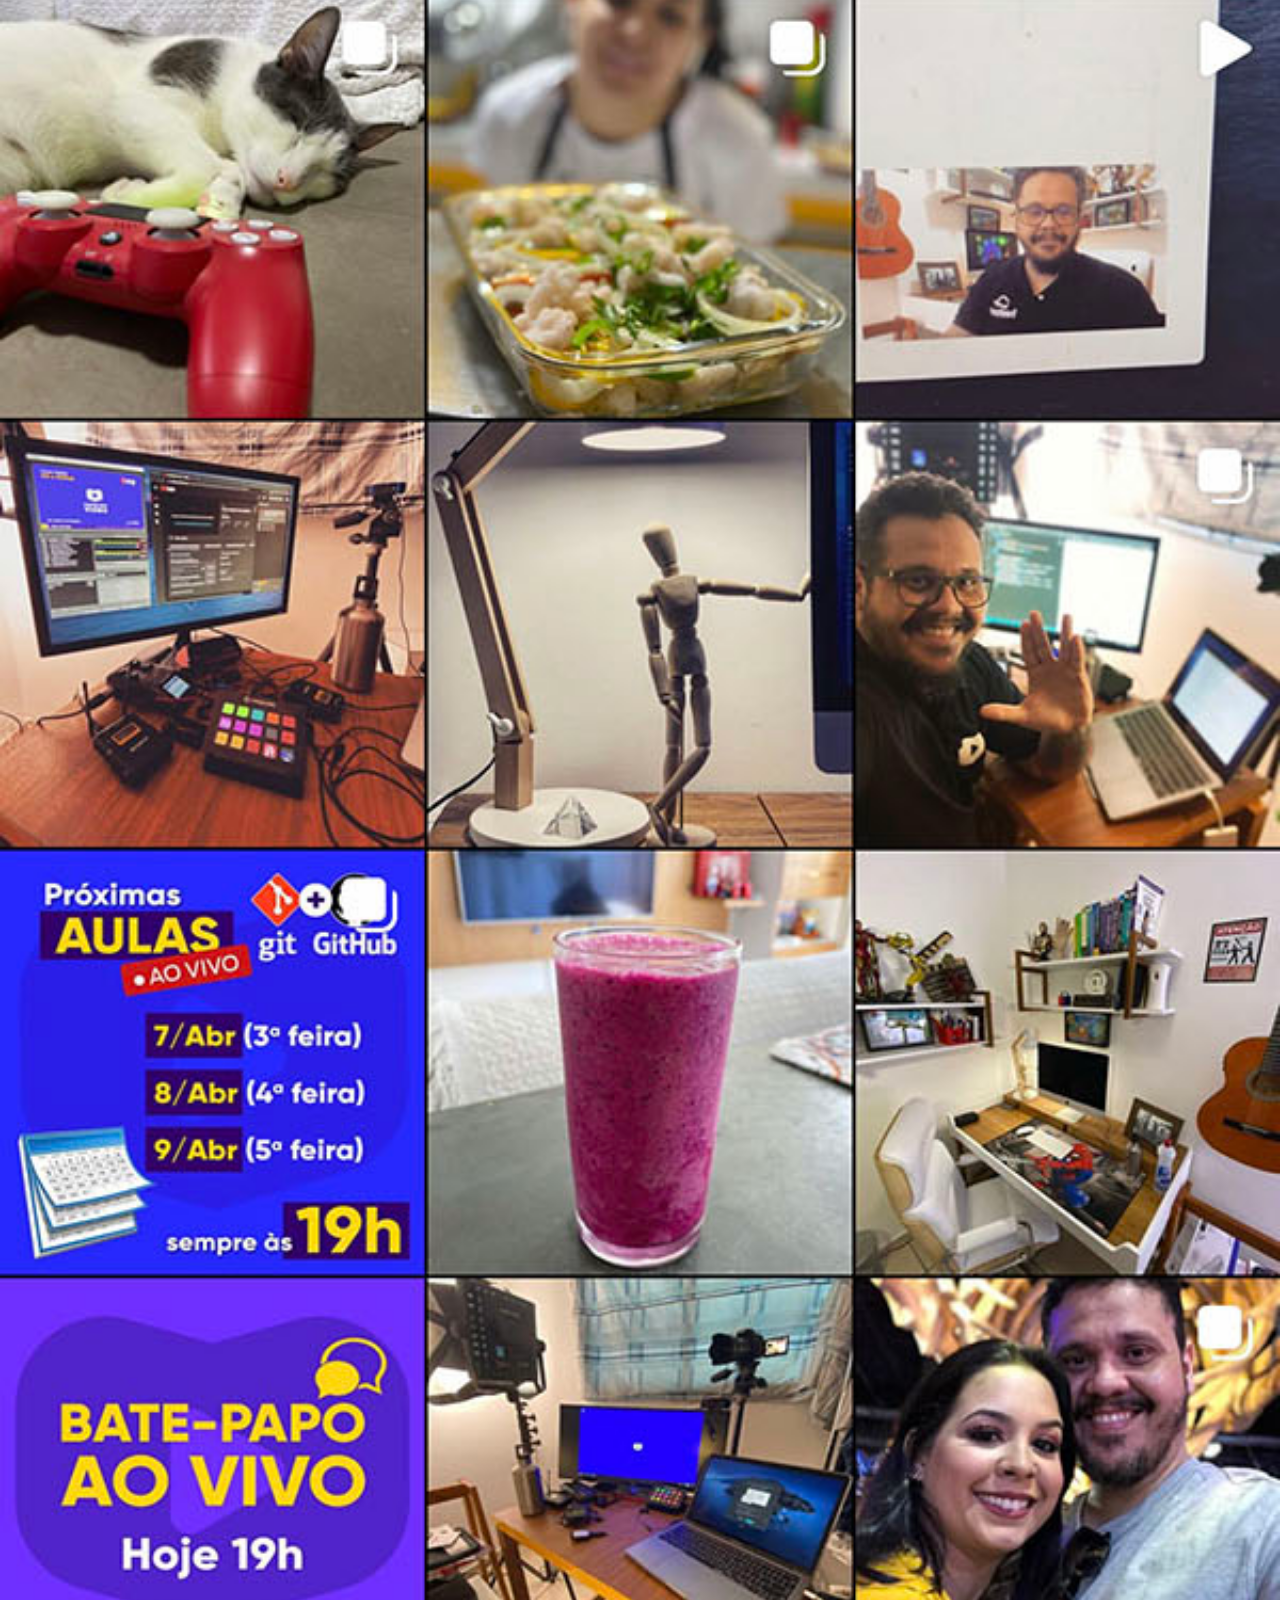
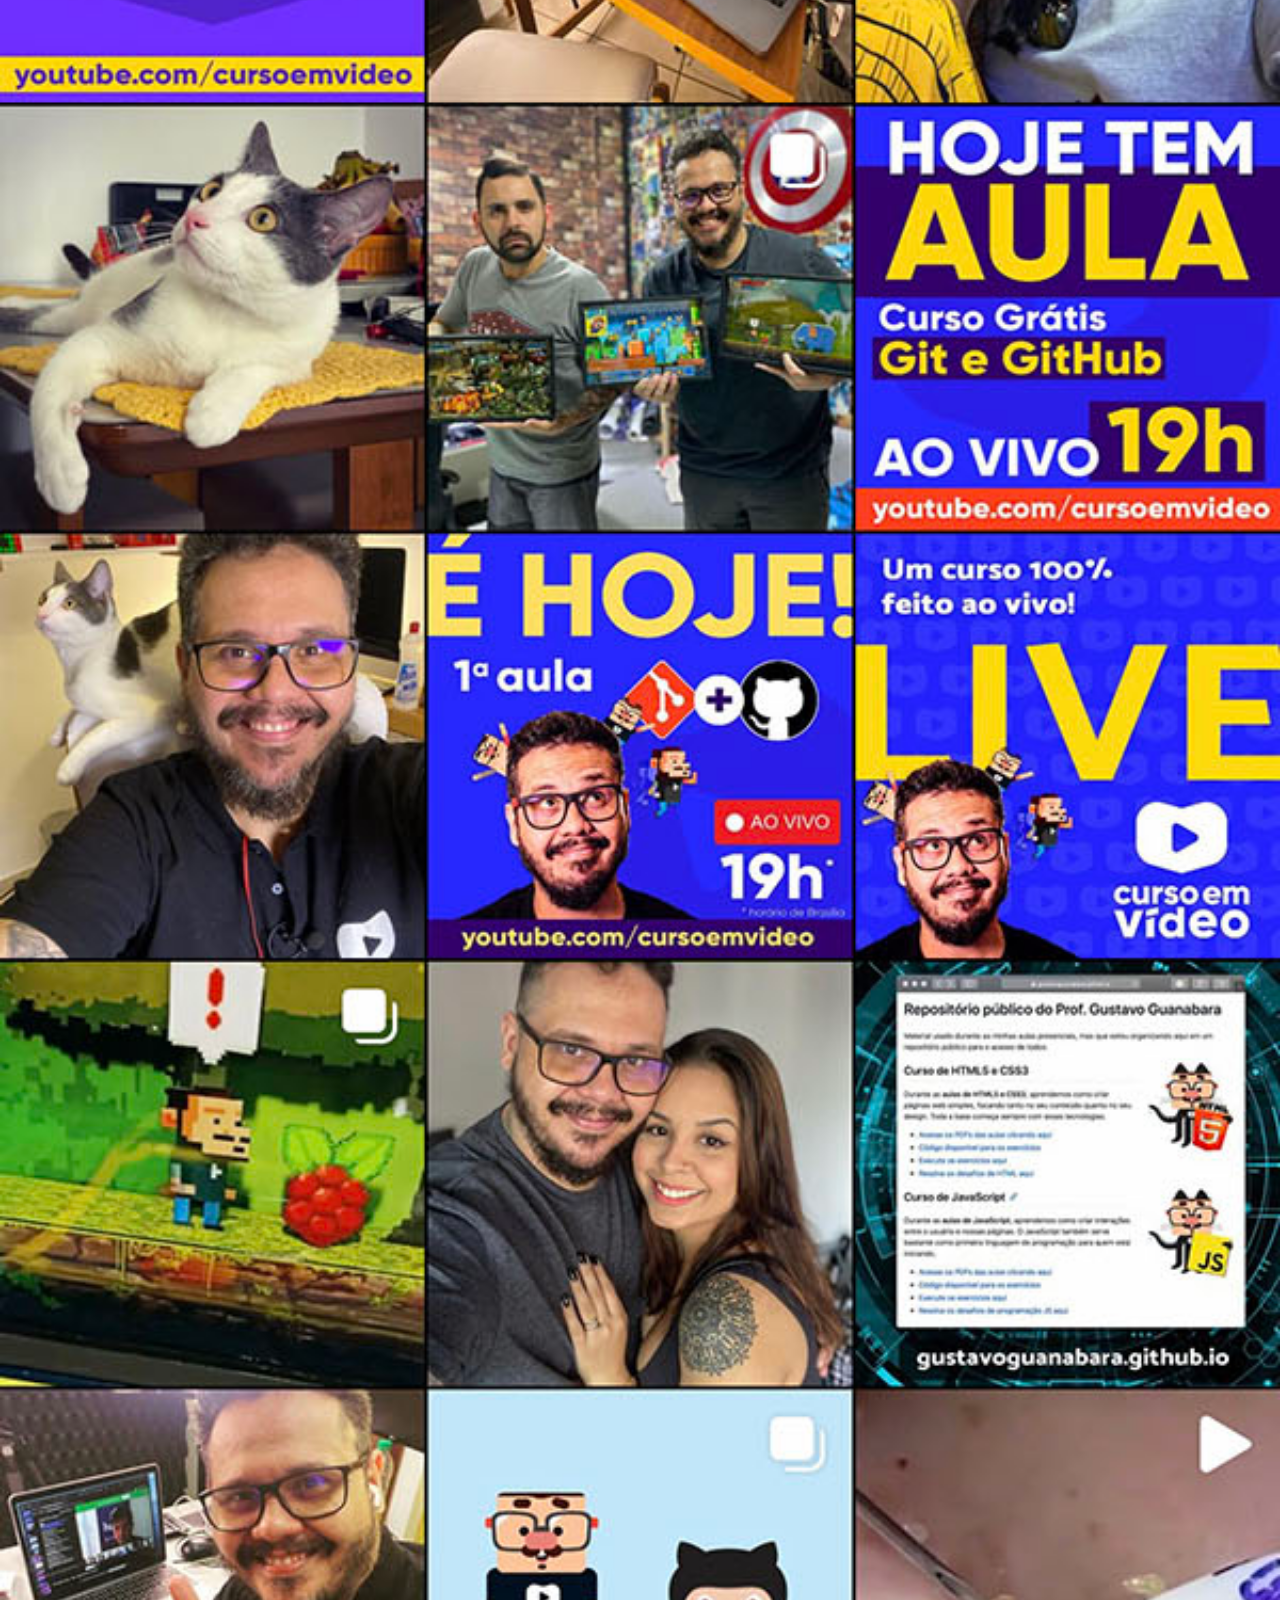
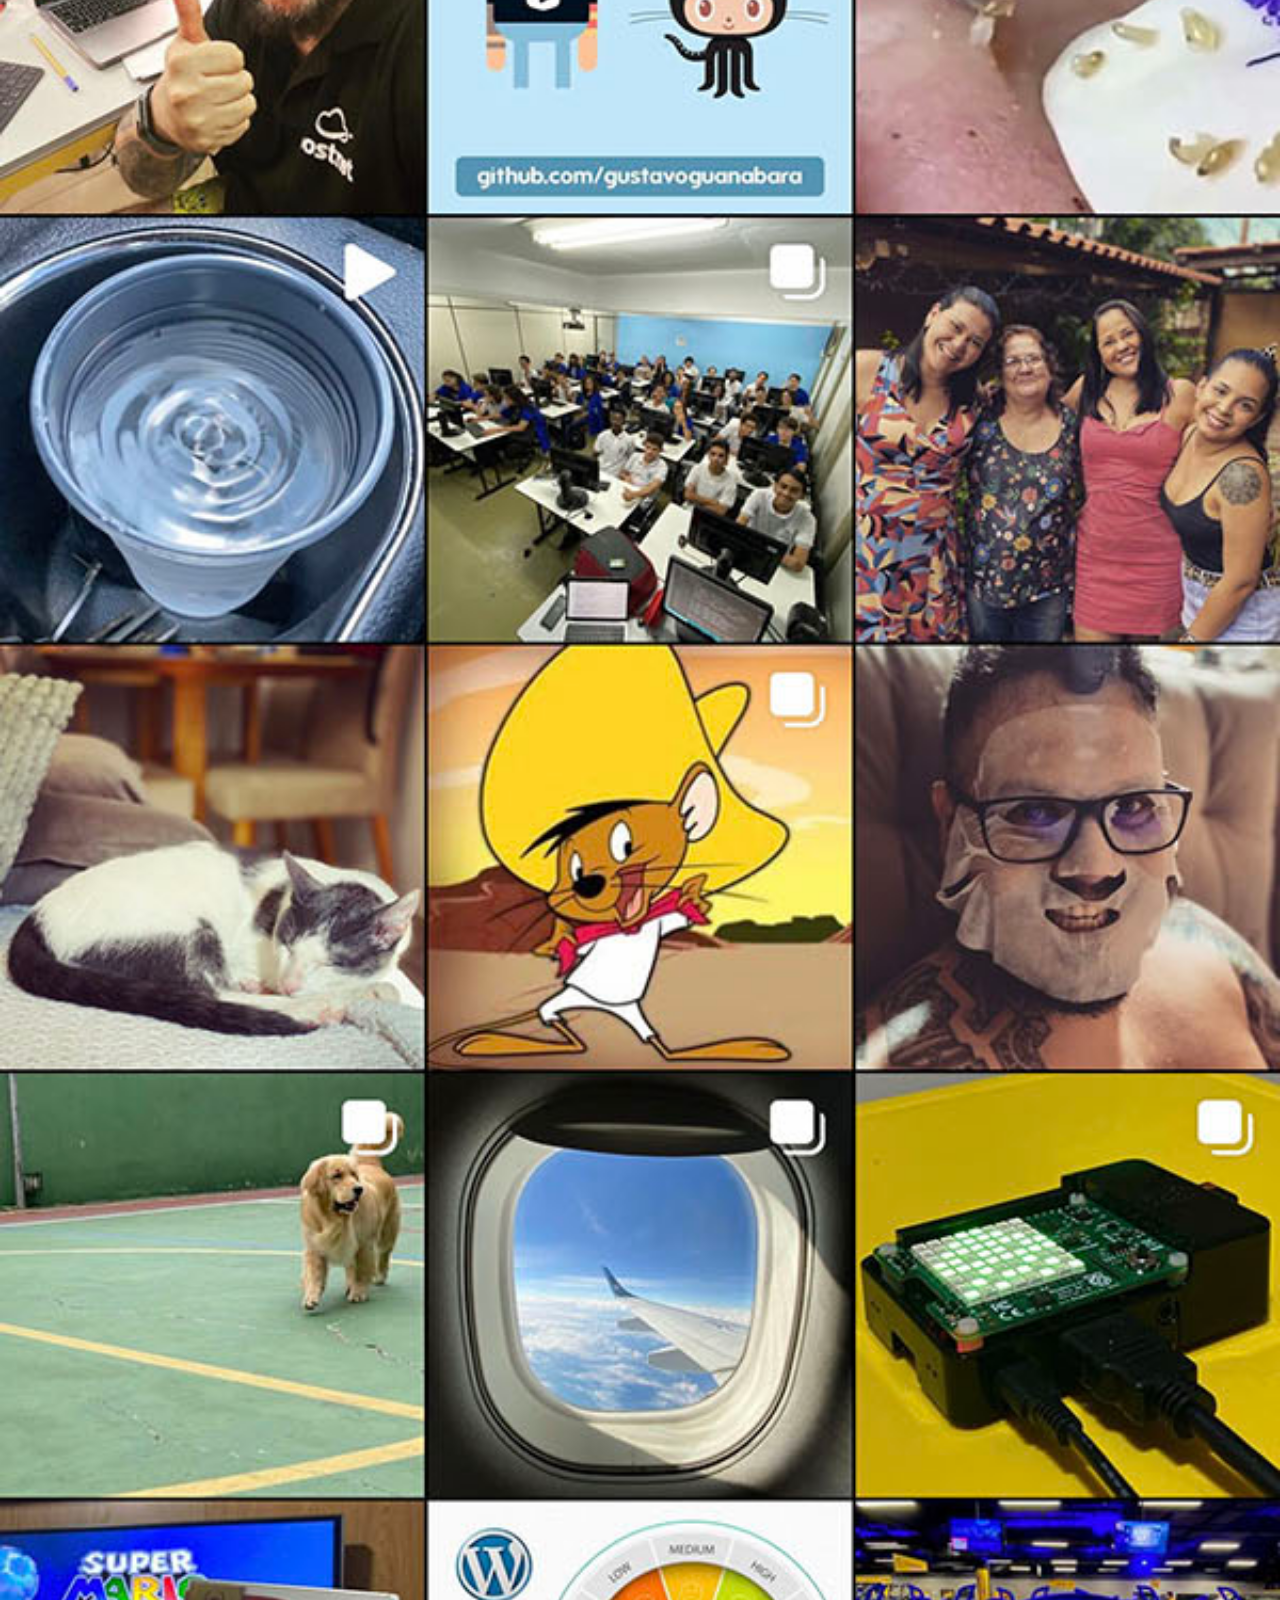
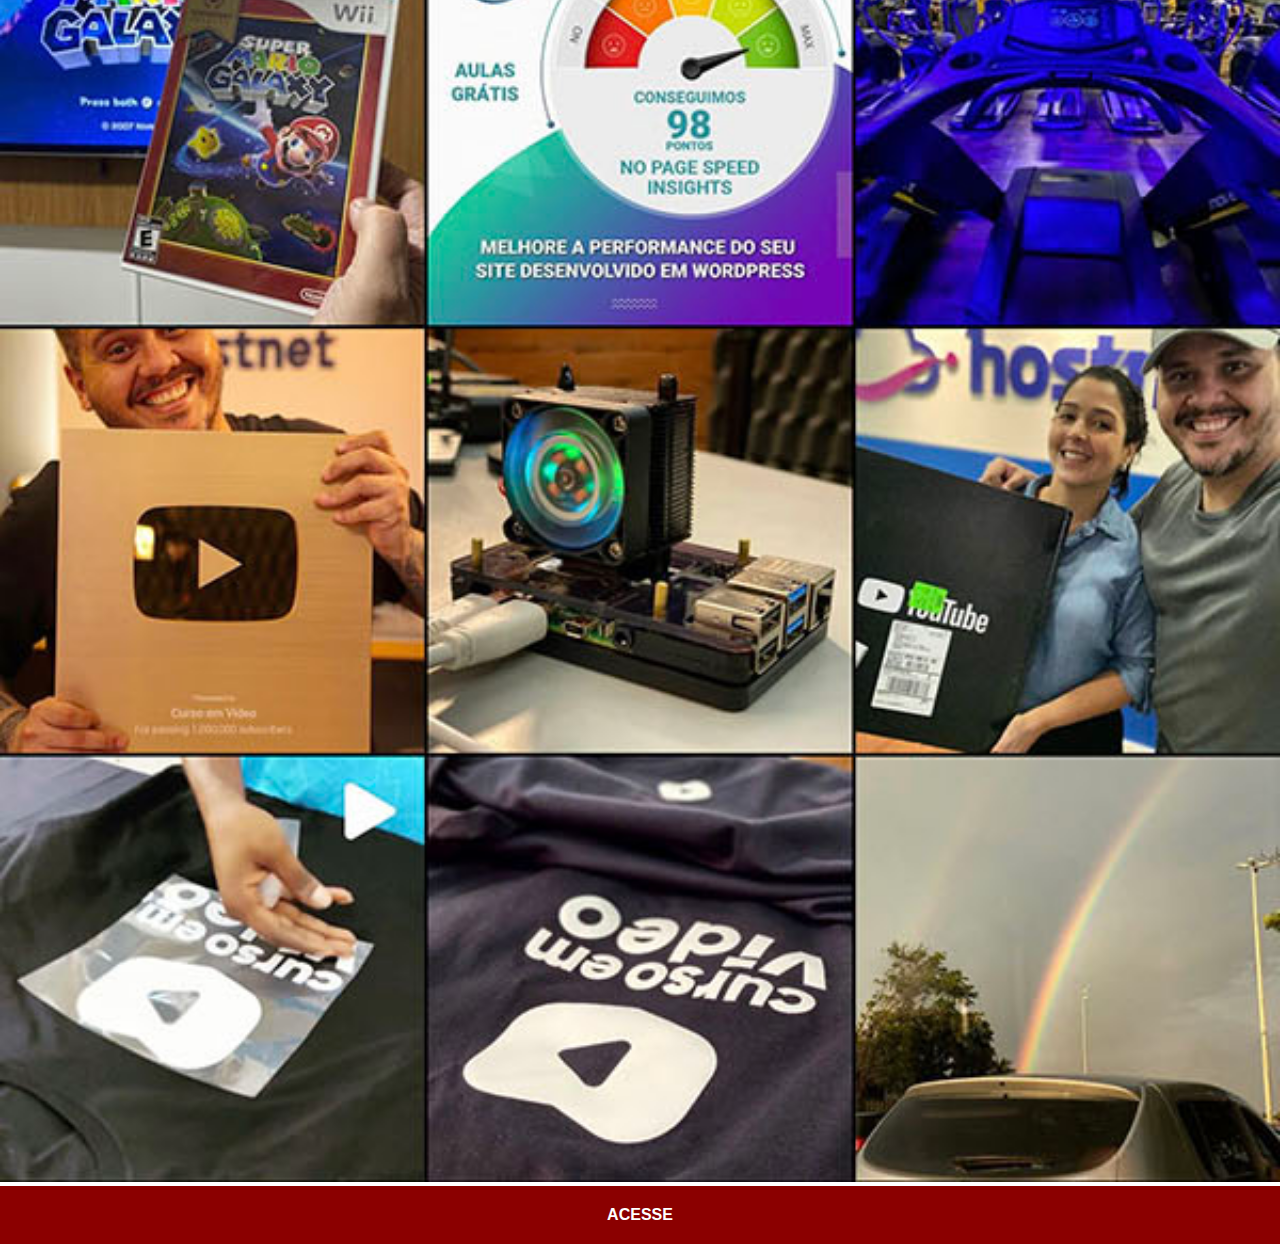
<file: instagram.html>
<!DOCTYPE html>
<html lang="pt-br">
<head>
    <meta charset="UTF-8">
    <meta name="viewport" content="width=device-width, initial-scale=1.0">
    <title>Instagram</title>
    <link rel="stylesheet" href="style/social.css">

</head>
<body>
    <img src="imagens/tela-instagram.jpg" alt="instagram">
    <a href="https://www.instagram.com/gustavoguanabara/" target="_blank">ACESSE</a>
</body>
</html>
</file>
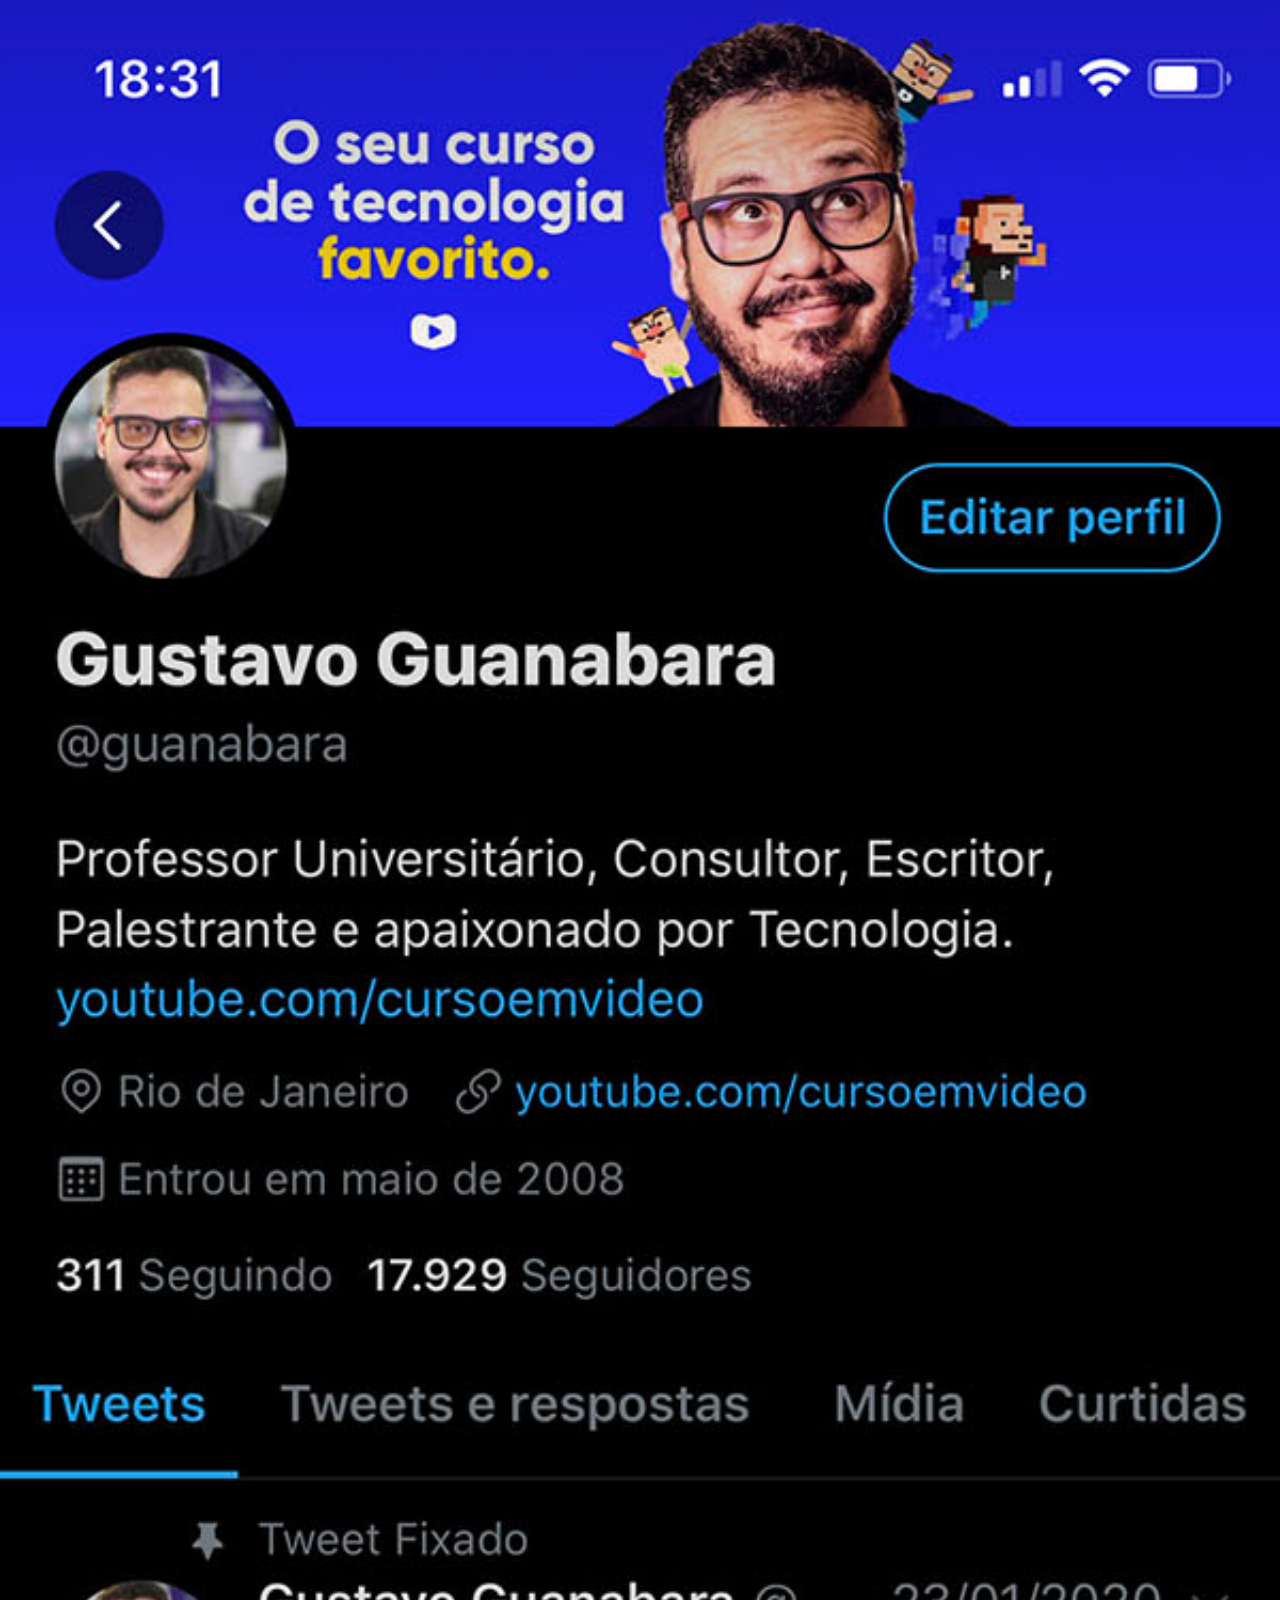
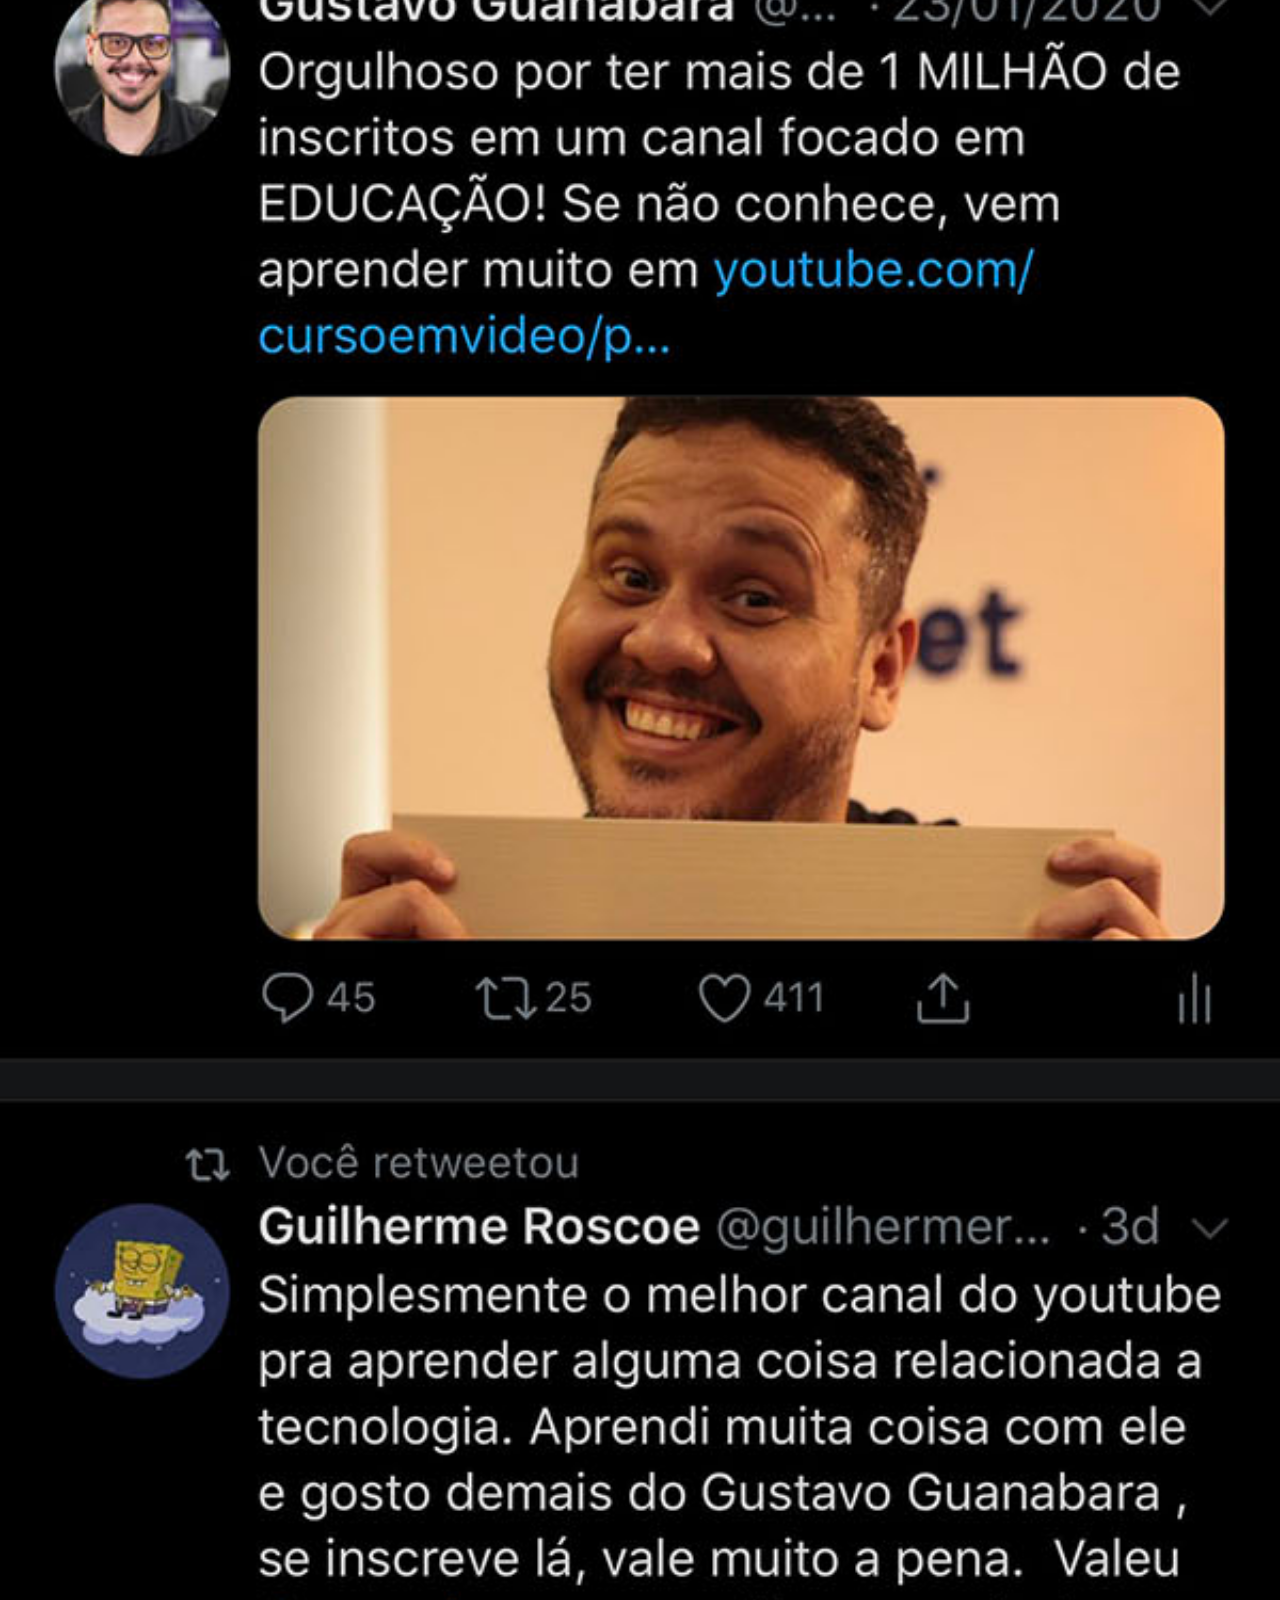
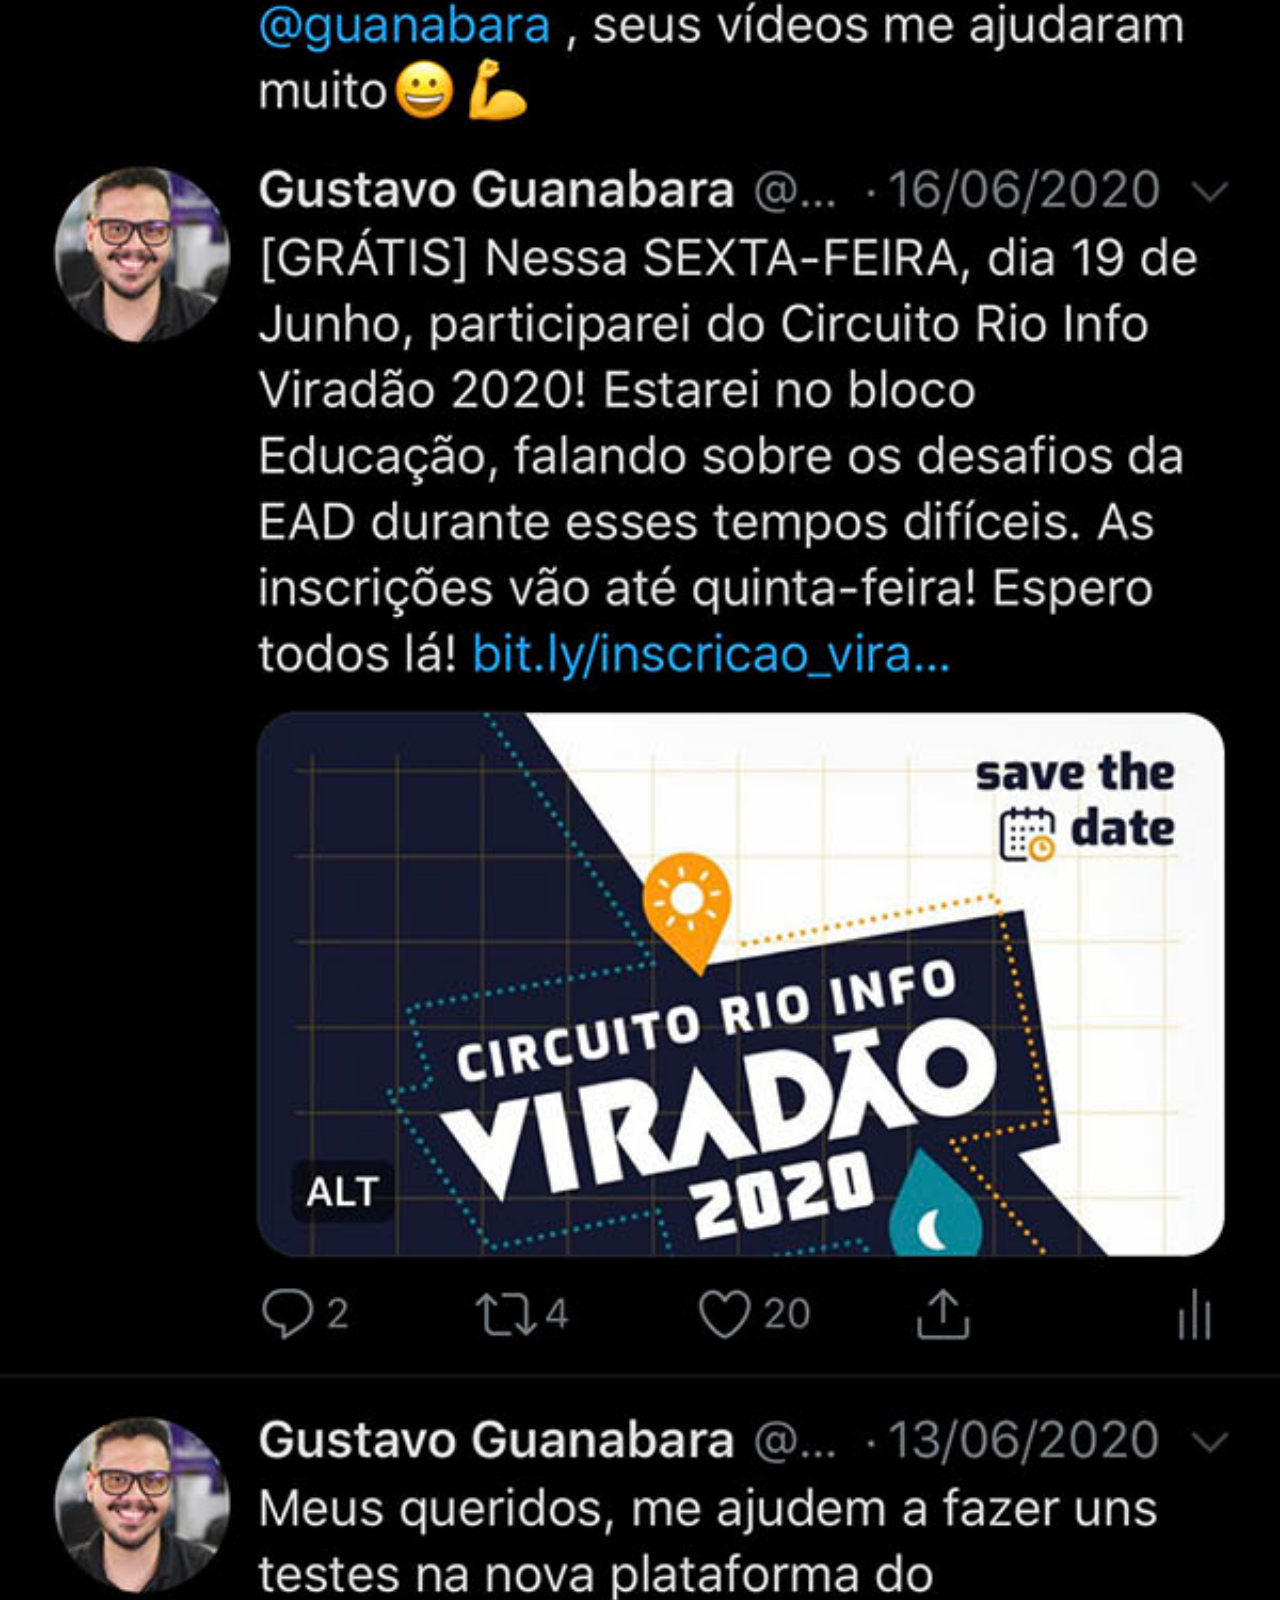
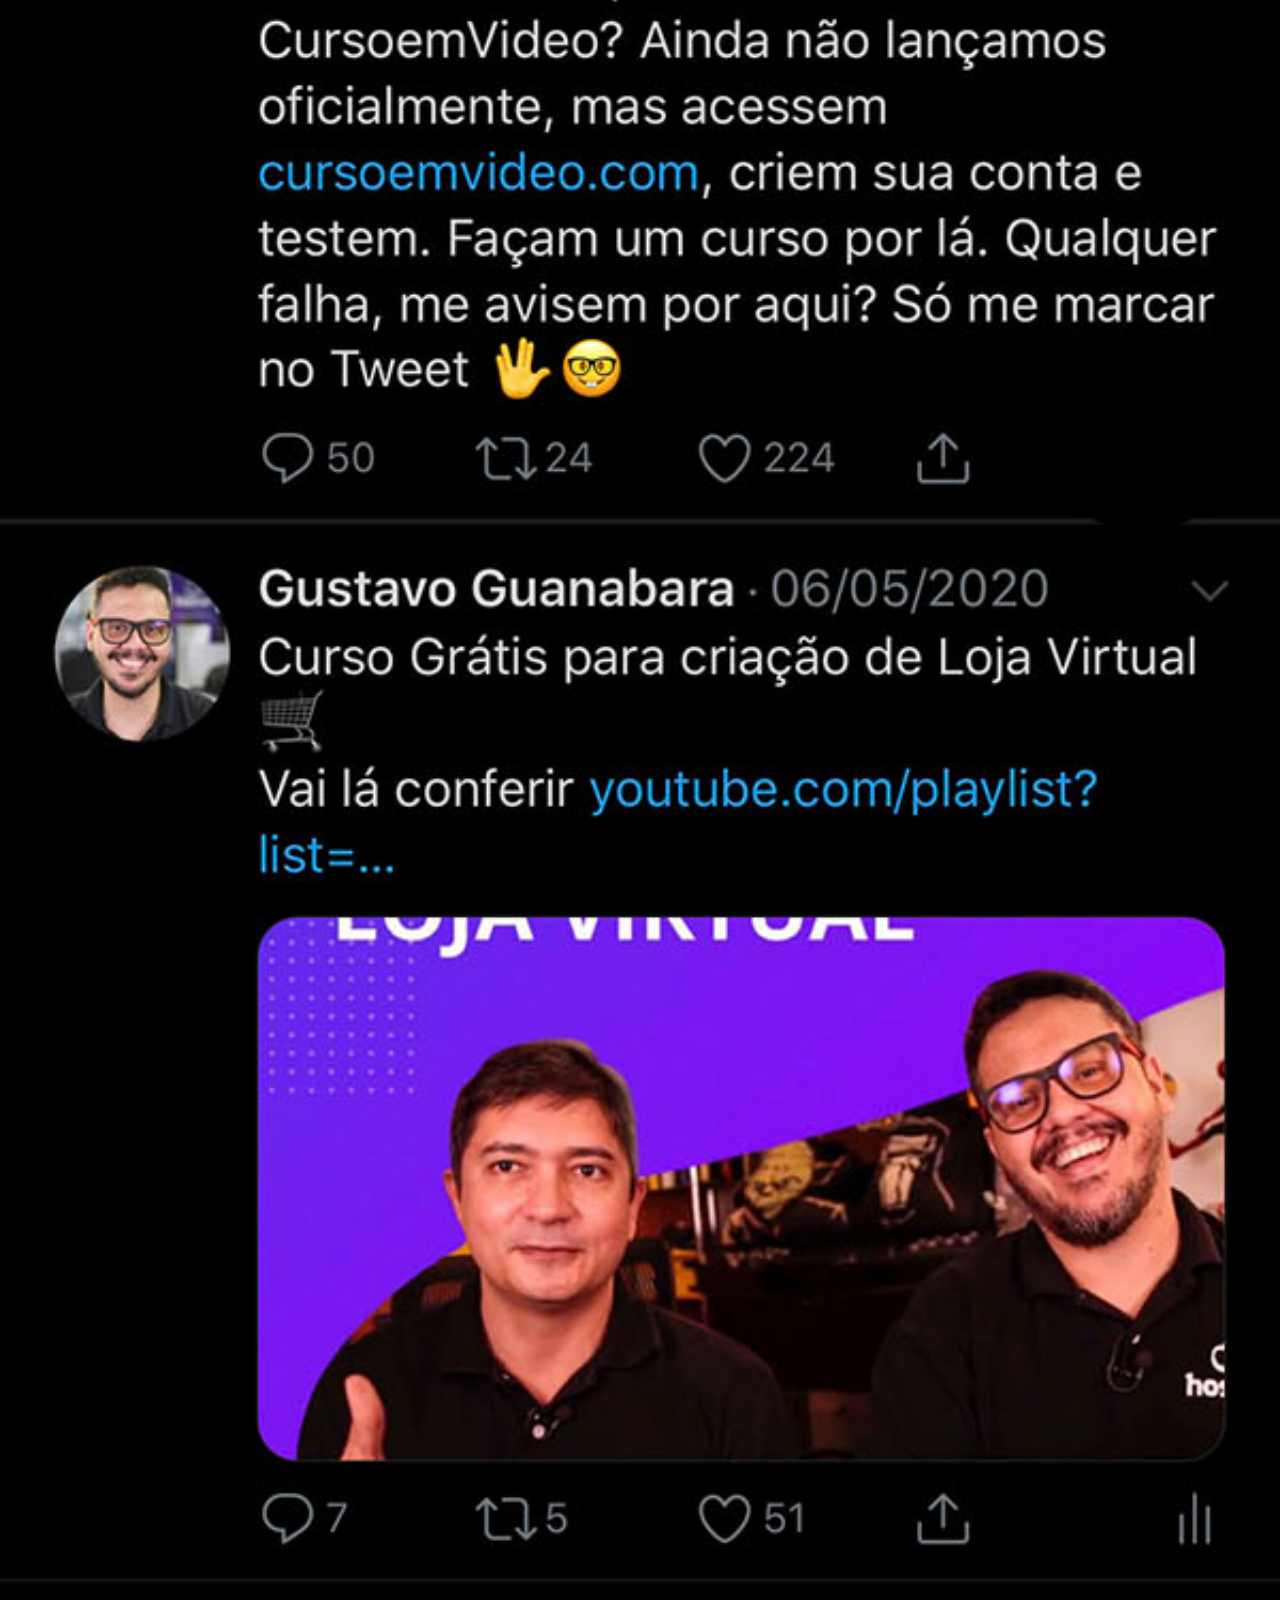
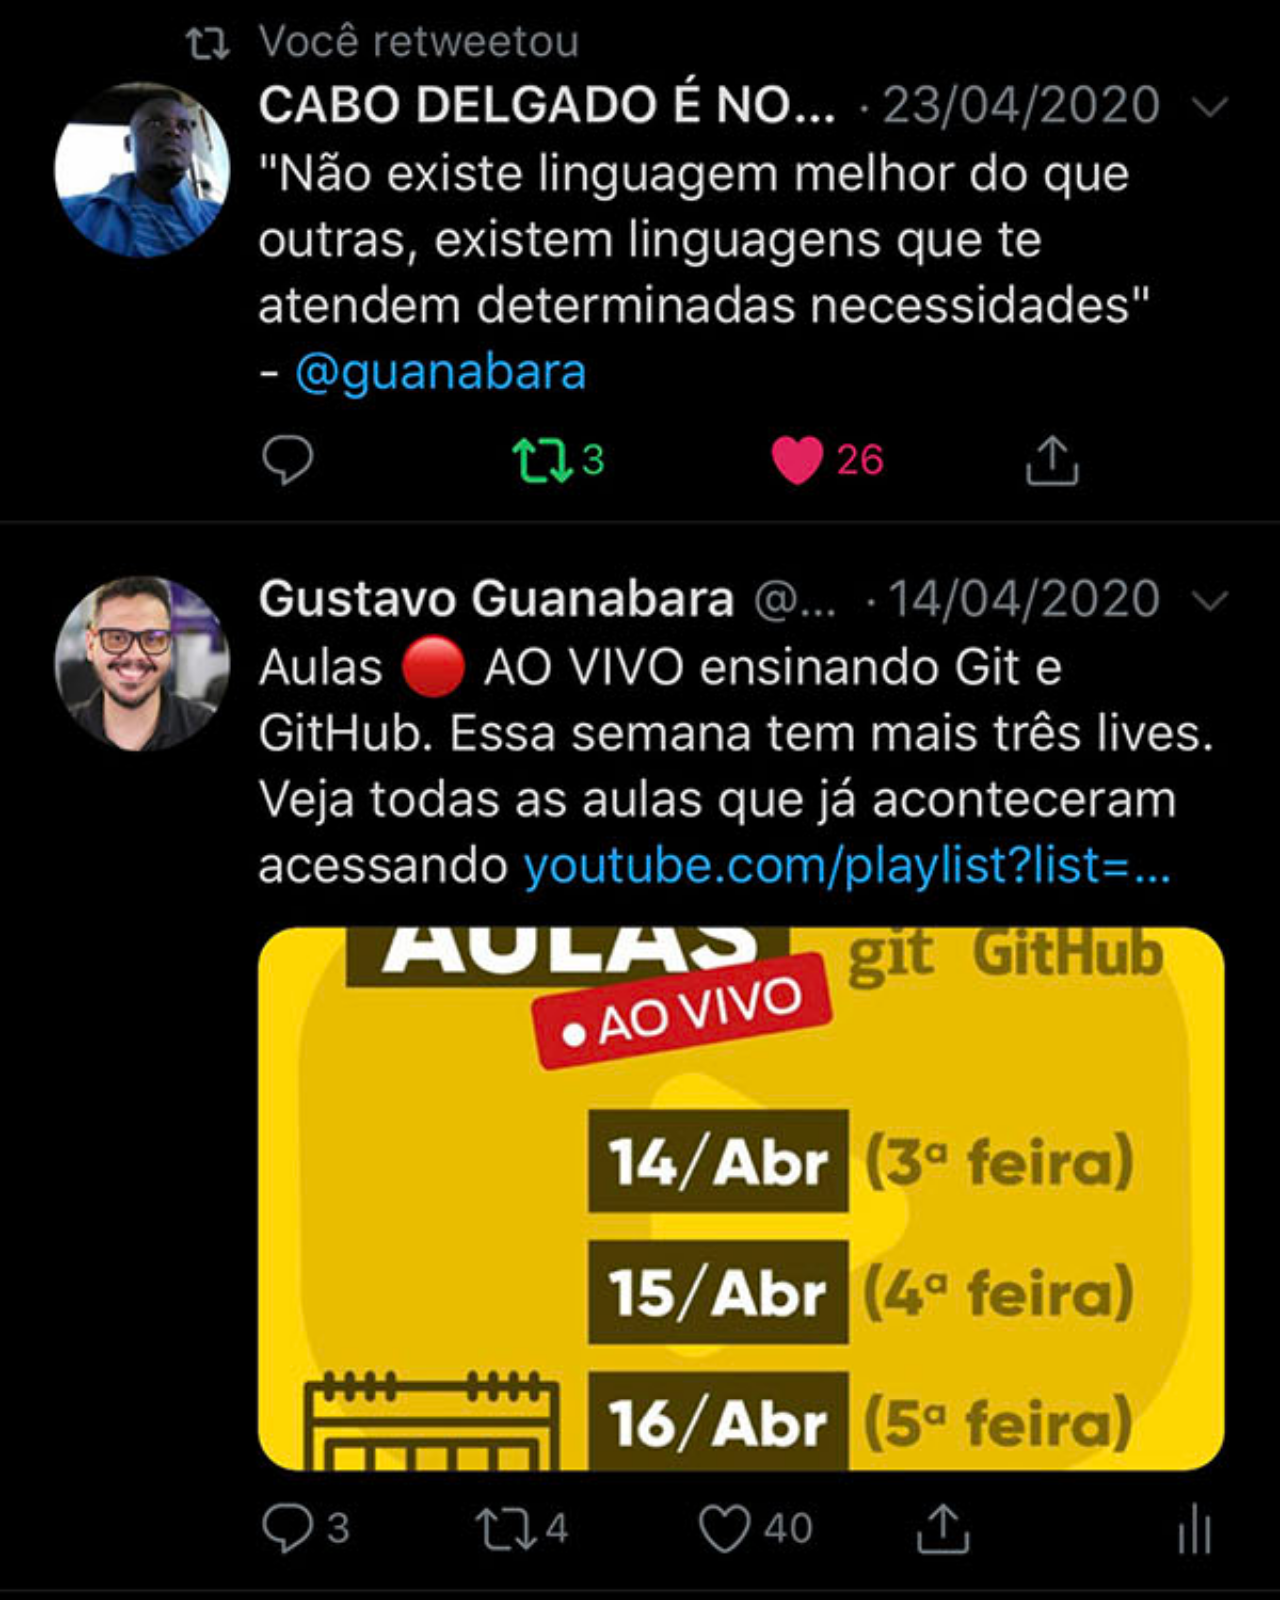
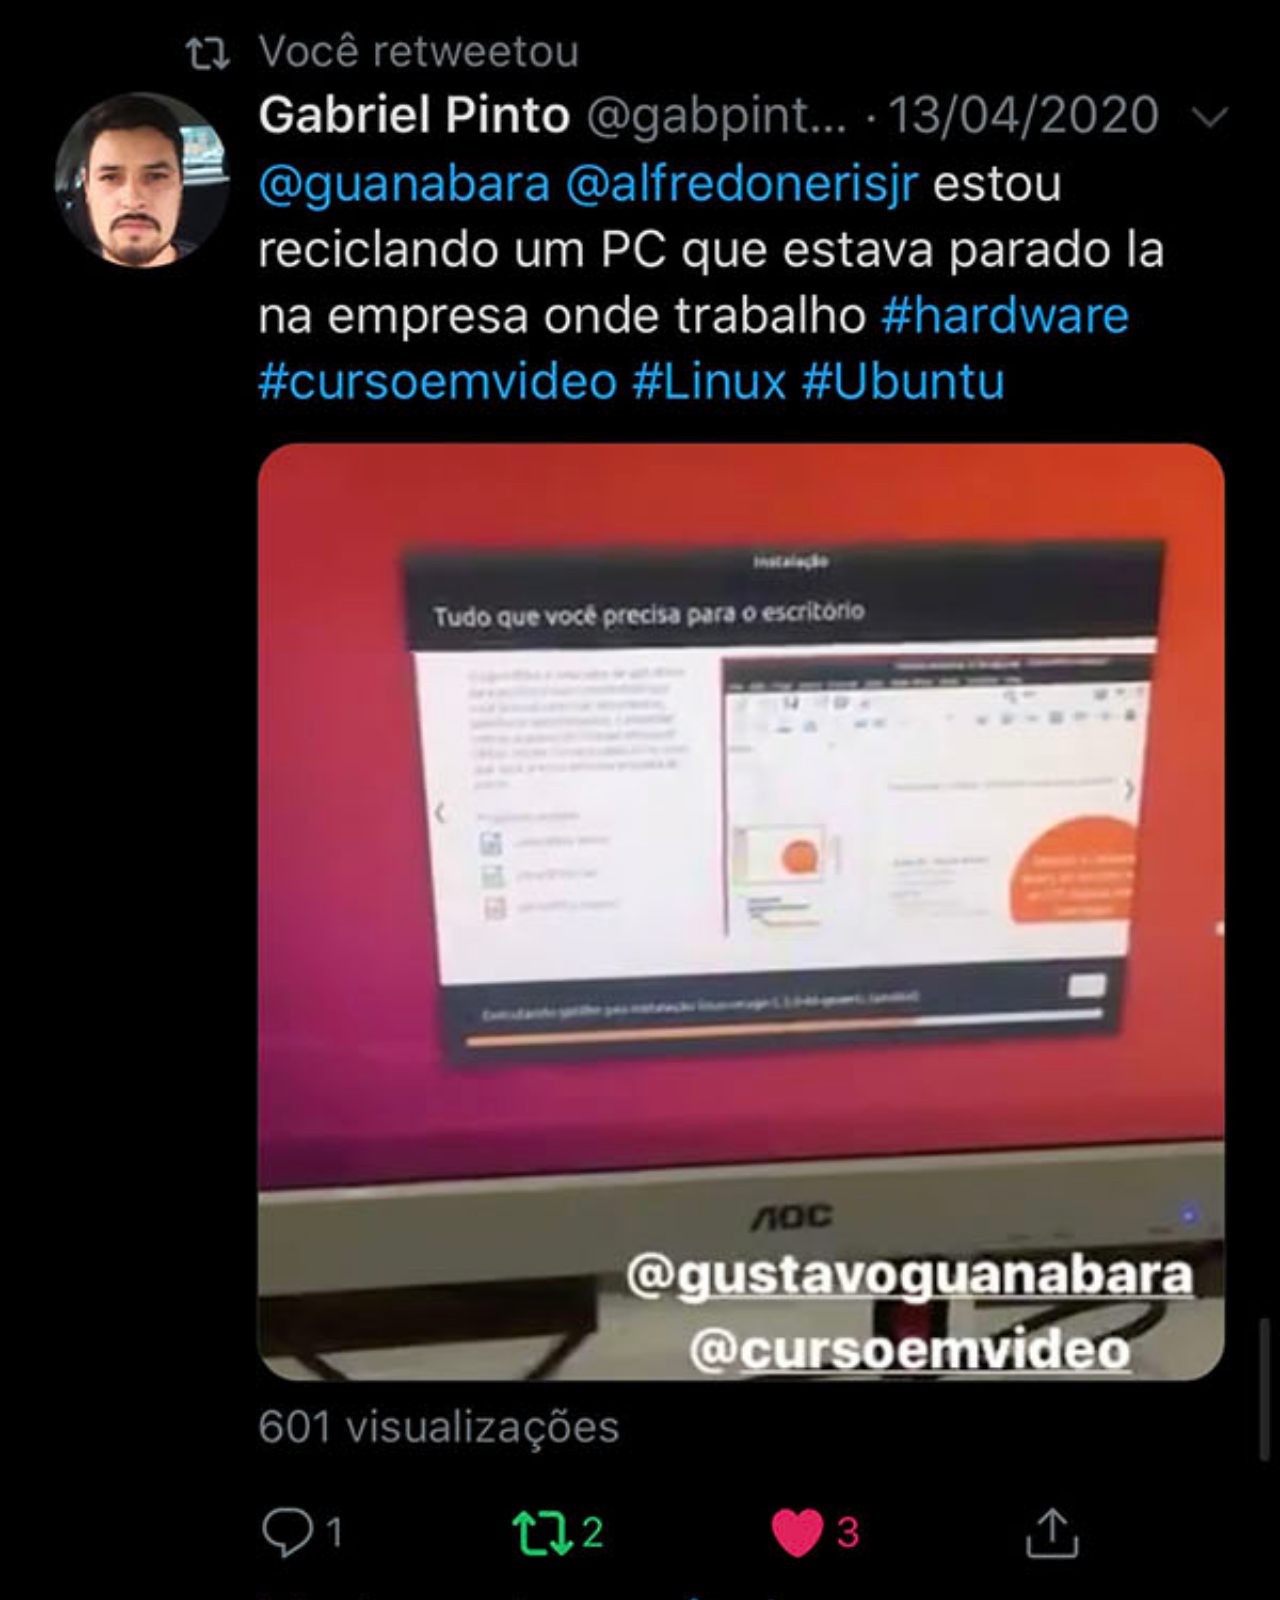
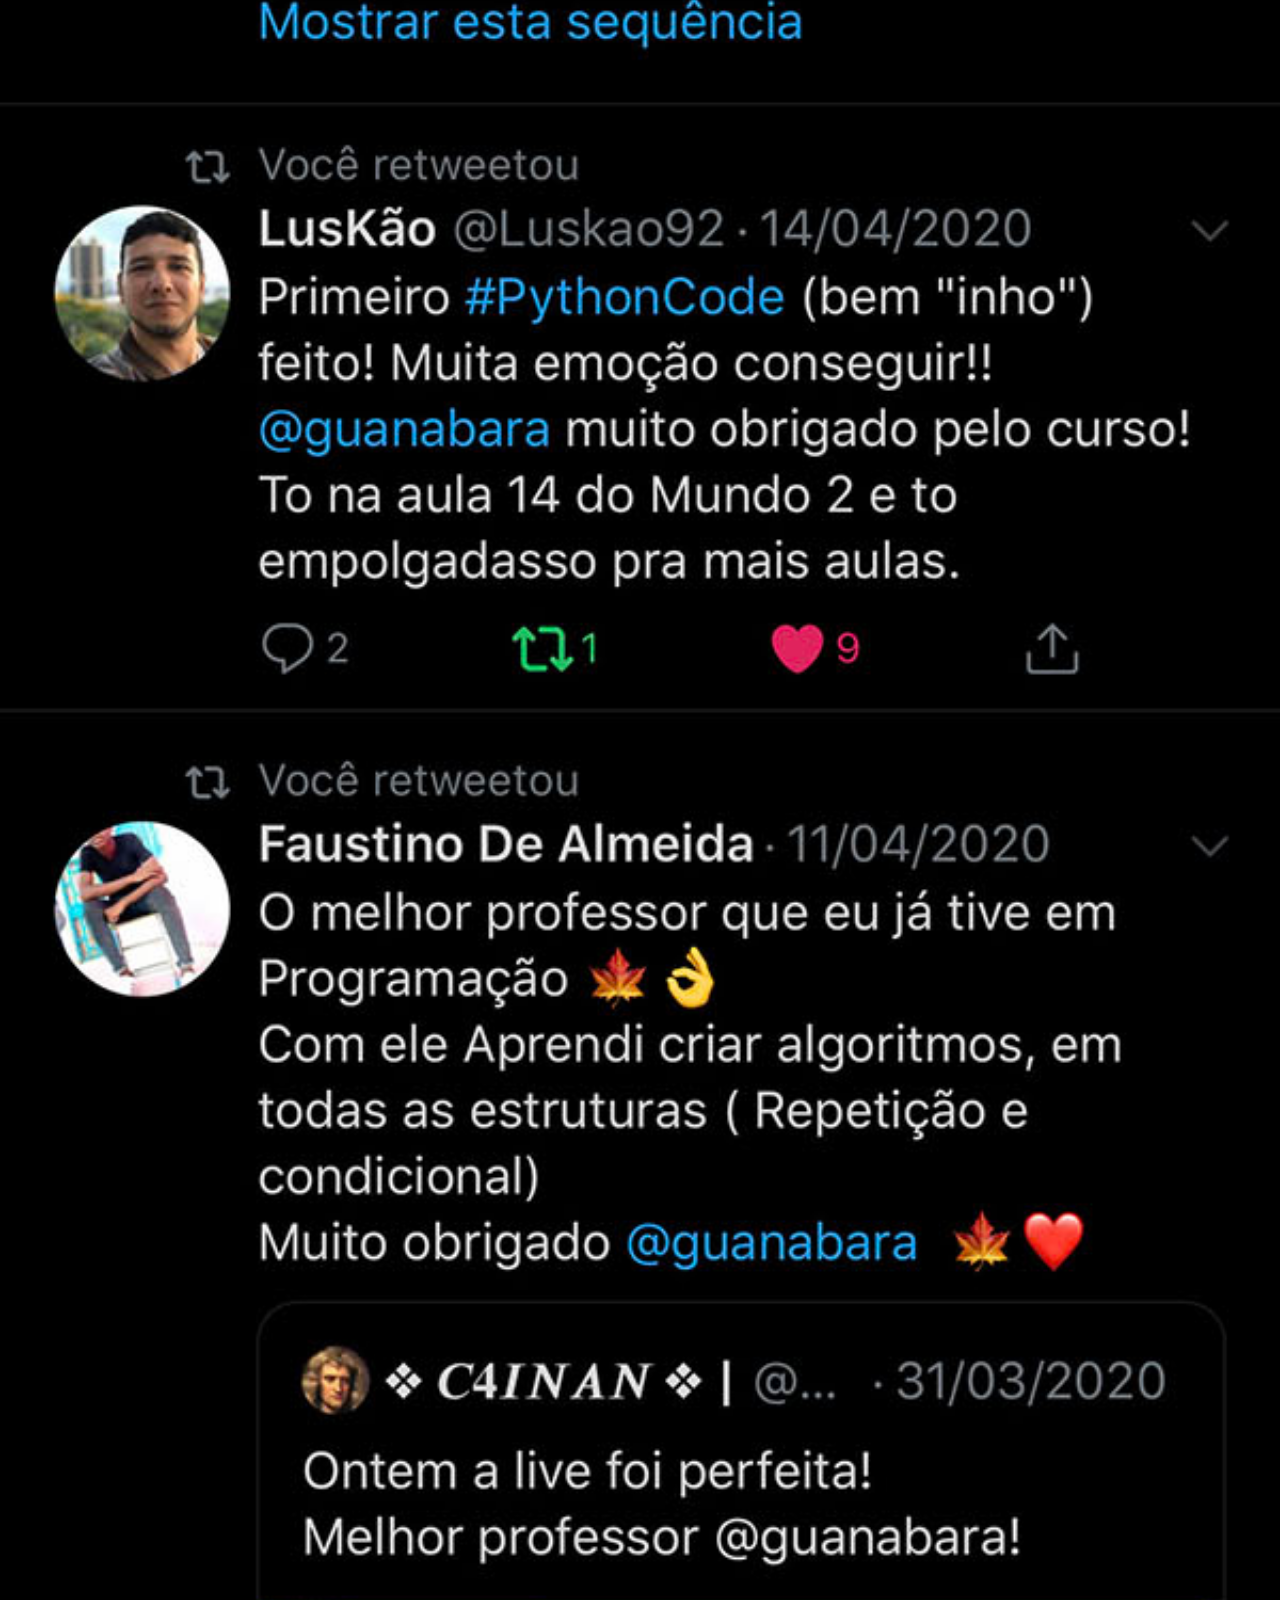
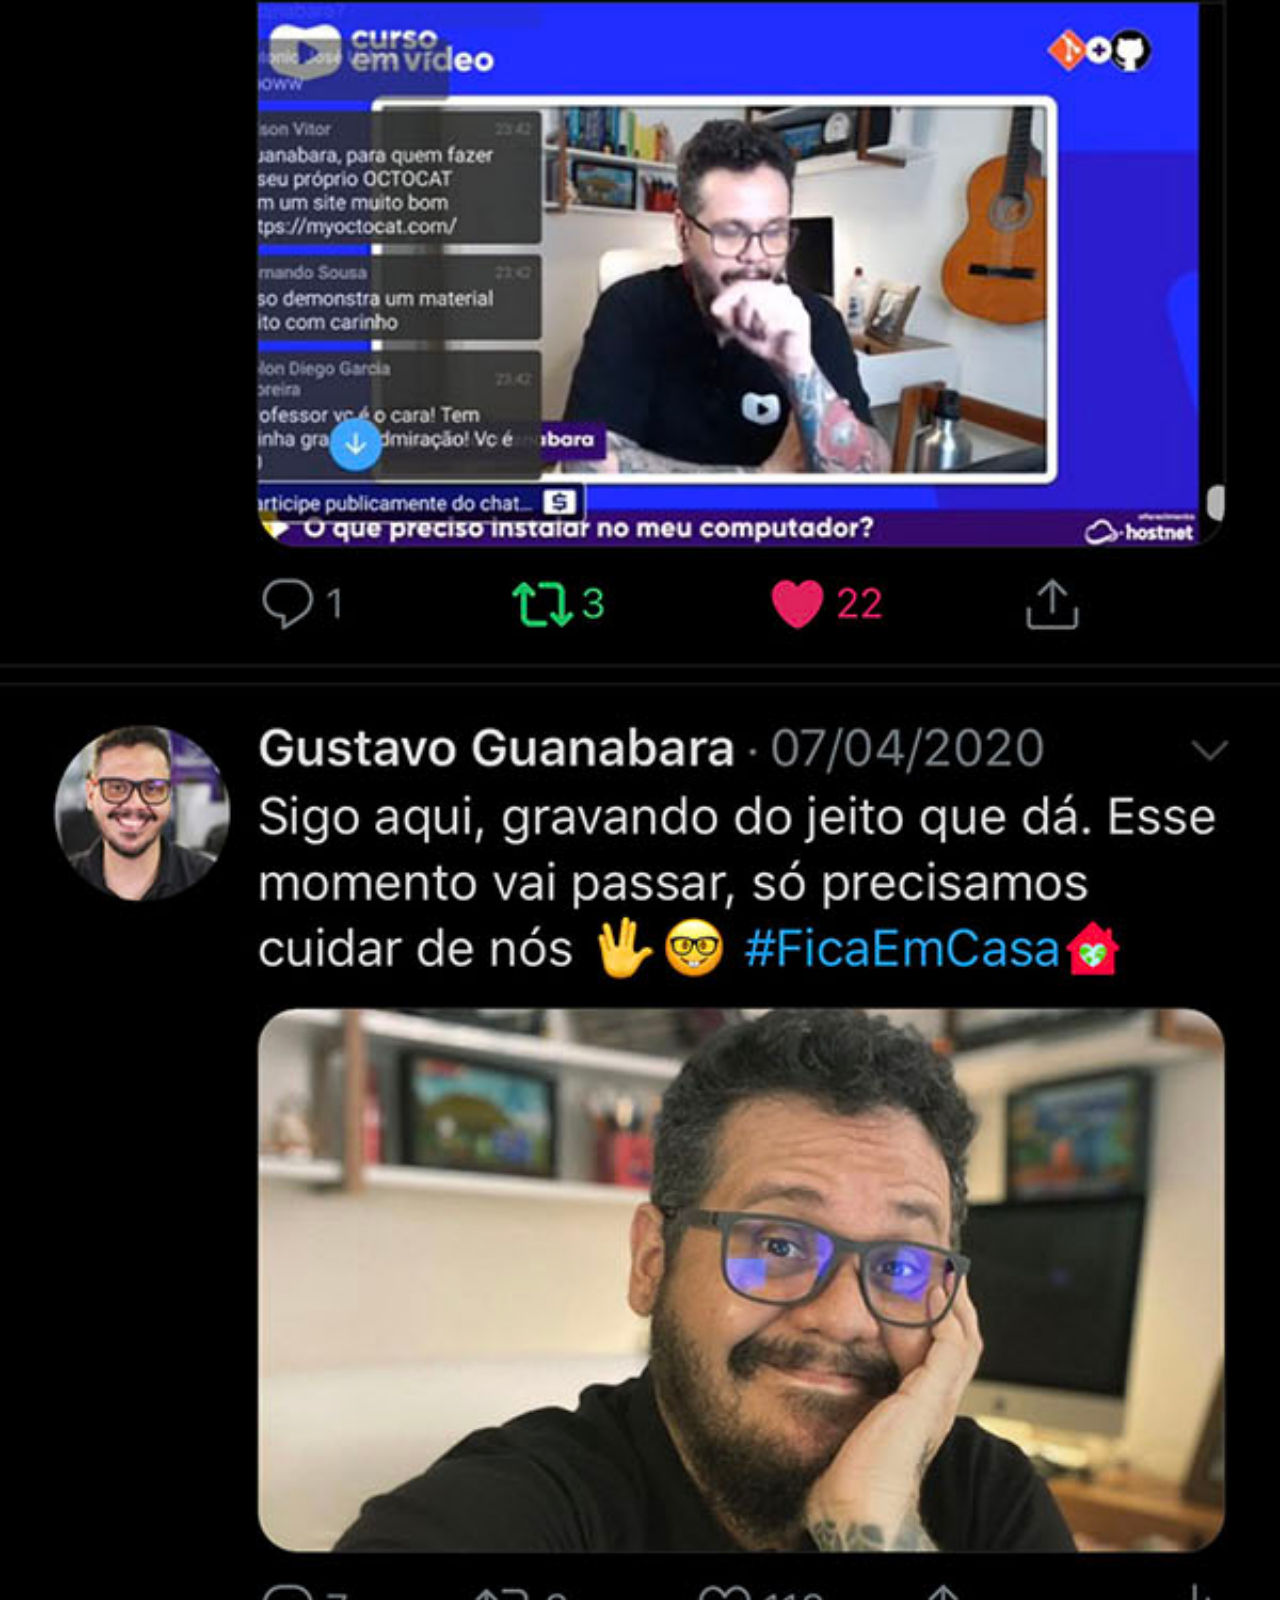
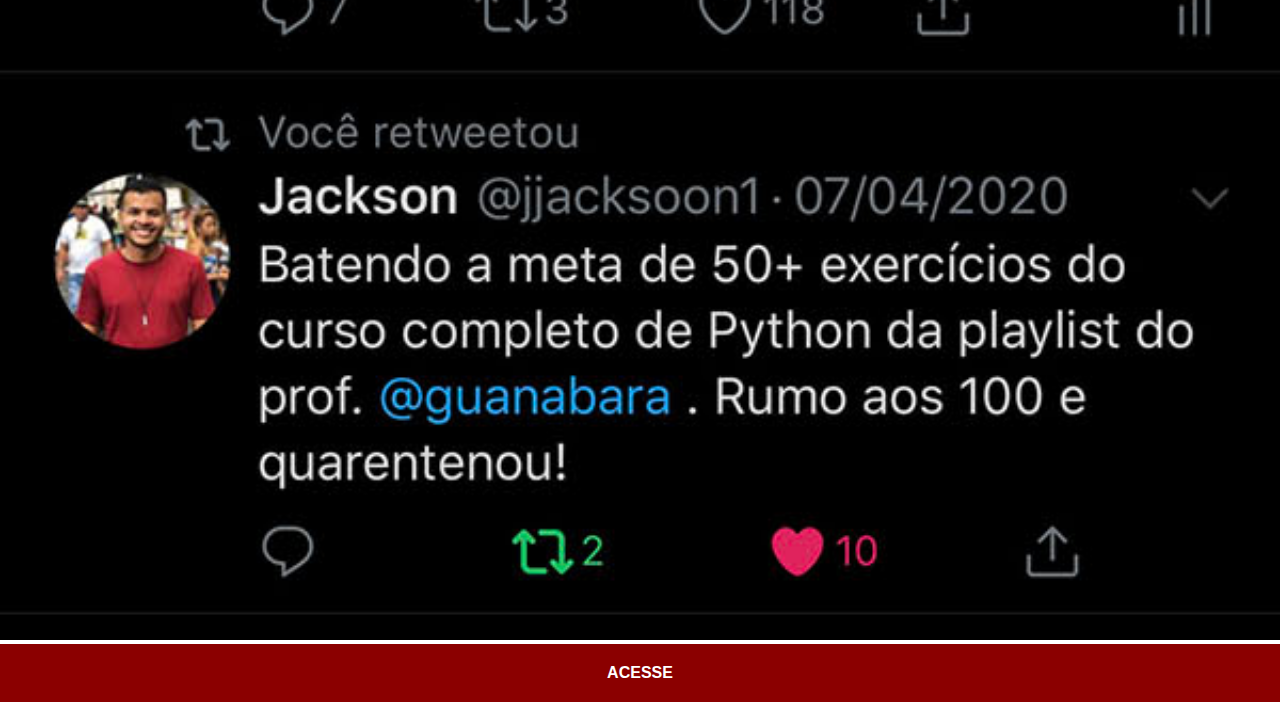
<file: twitter.html>
<!DOCTYPE html>
<html lang="pt-br">
<head>
    <meta charset="UTF-8">
    <meta name="viewport" content="width=device-width, initial-scale=1.0">
    <title>Twitter</title>
    <link rel="stylesheet" href="style/social.css">

</head>
<body>
    <img src="imagens/tela-twitter.jpg" alt="twitter">
    <a href="https://twitter.com/guanabara?ref_src=twsrc%5Egoogle%7Ctwcamp%5Eserp%7Ctwgr%5Eauthor" target="_blank">ACESSE</a>
</body>
</html>
</file>
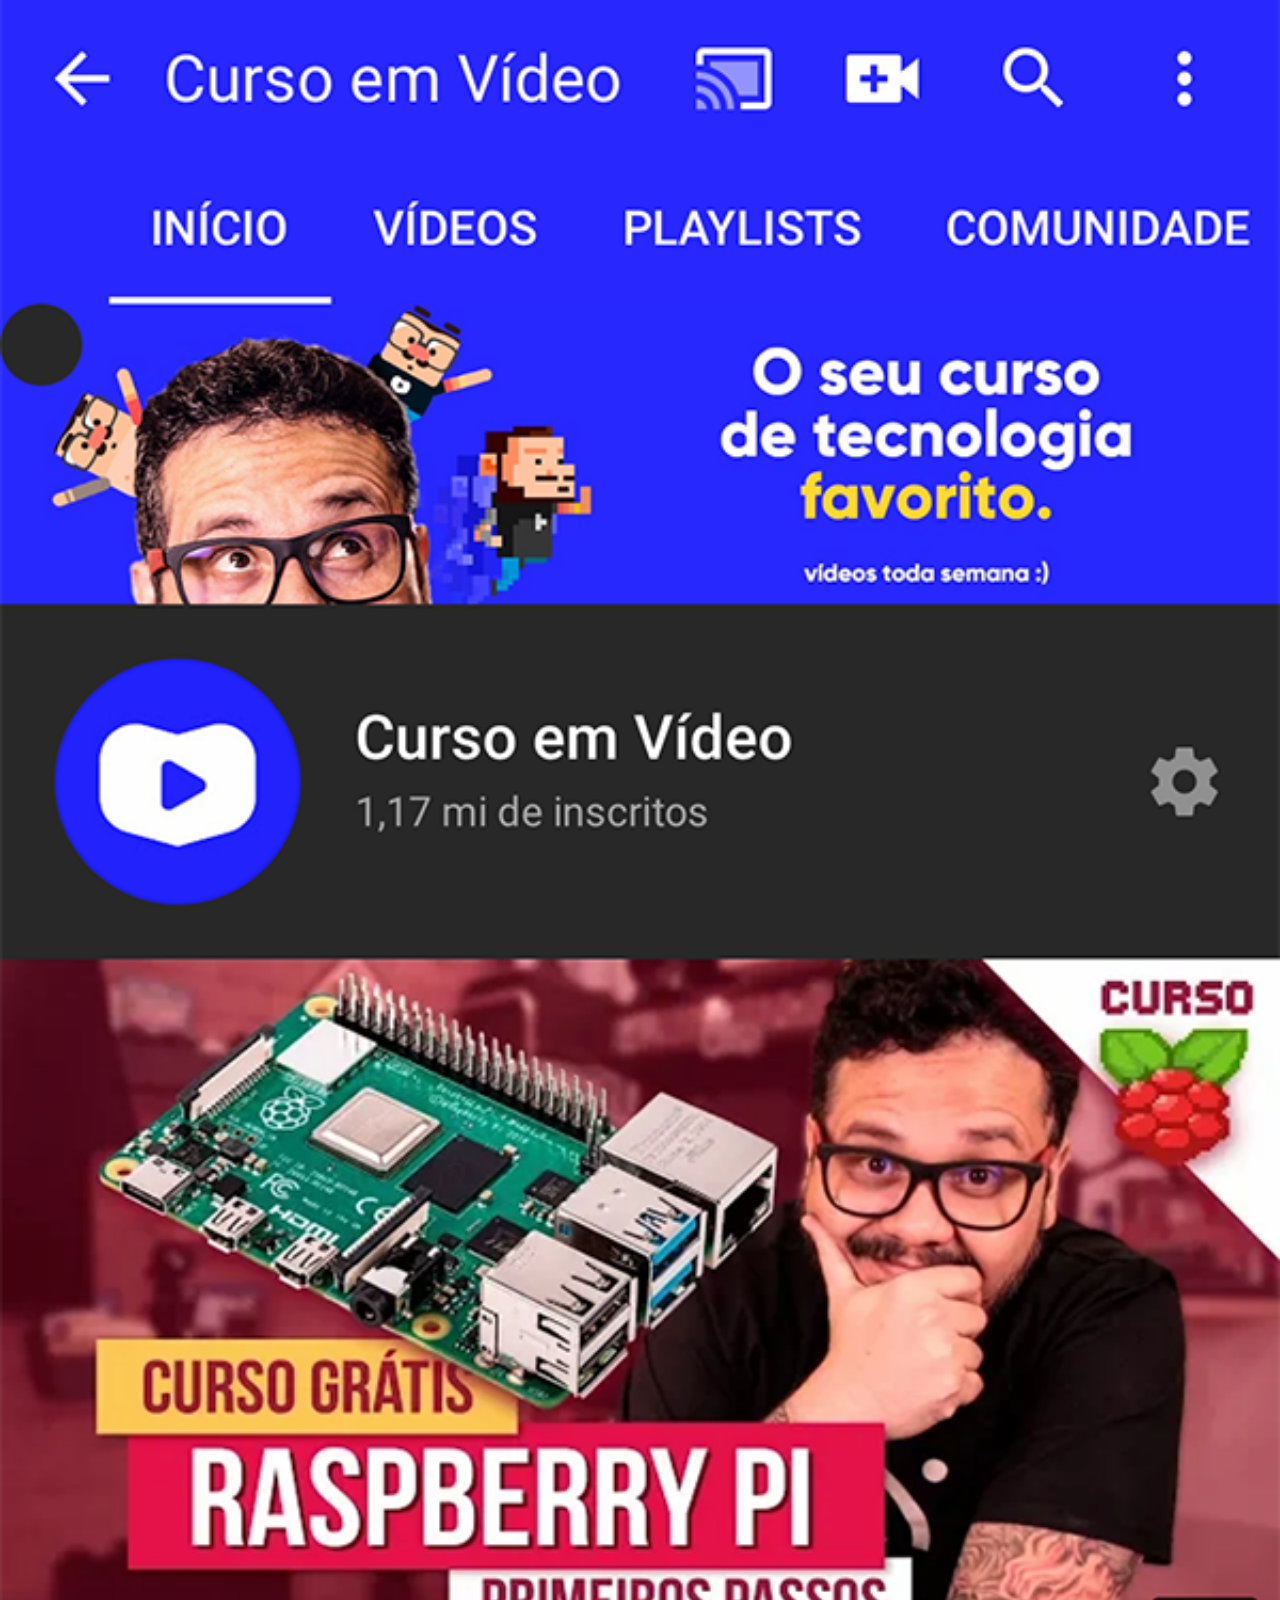
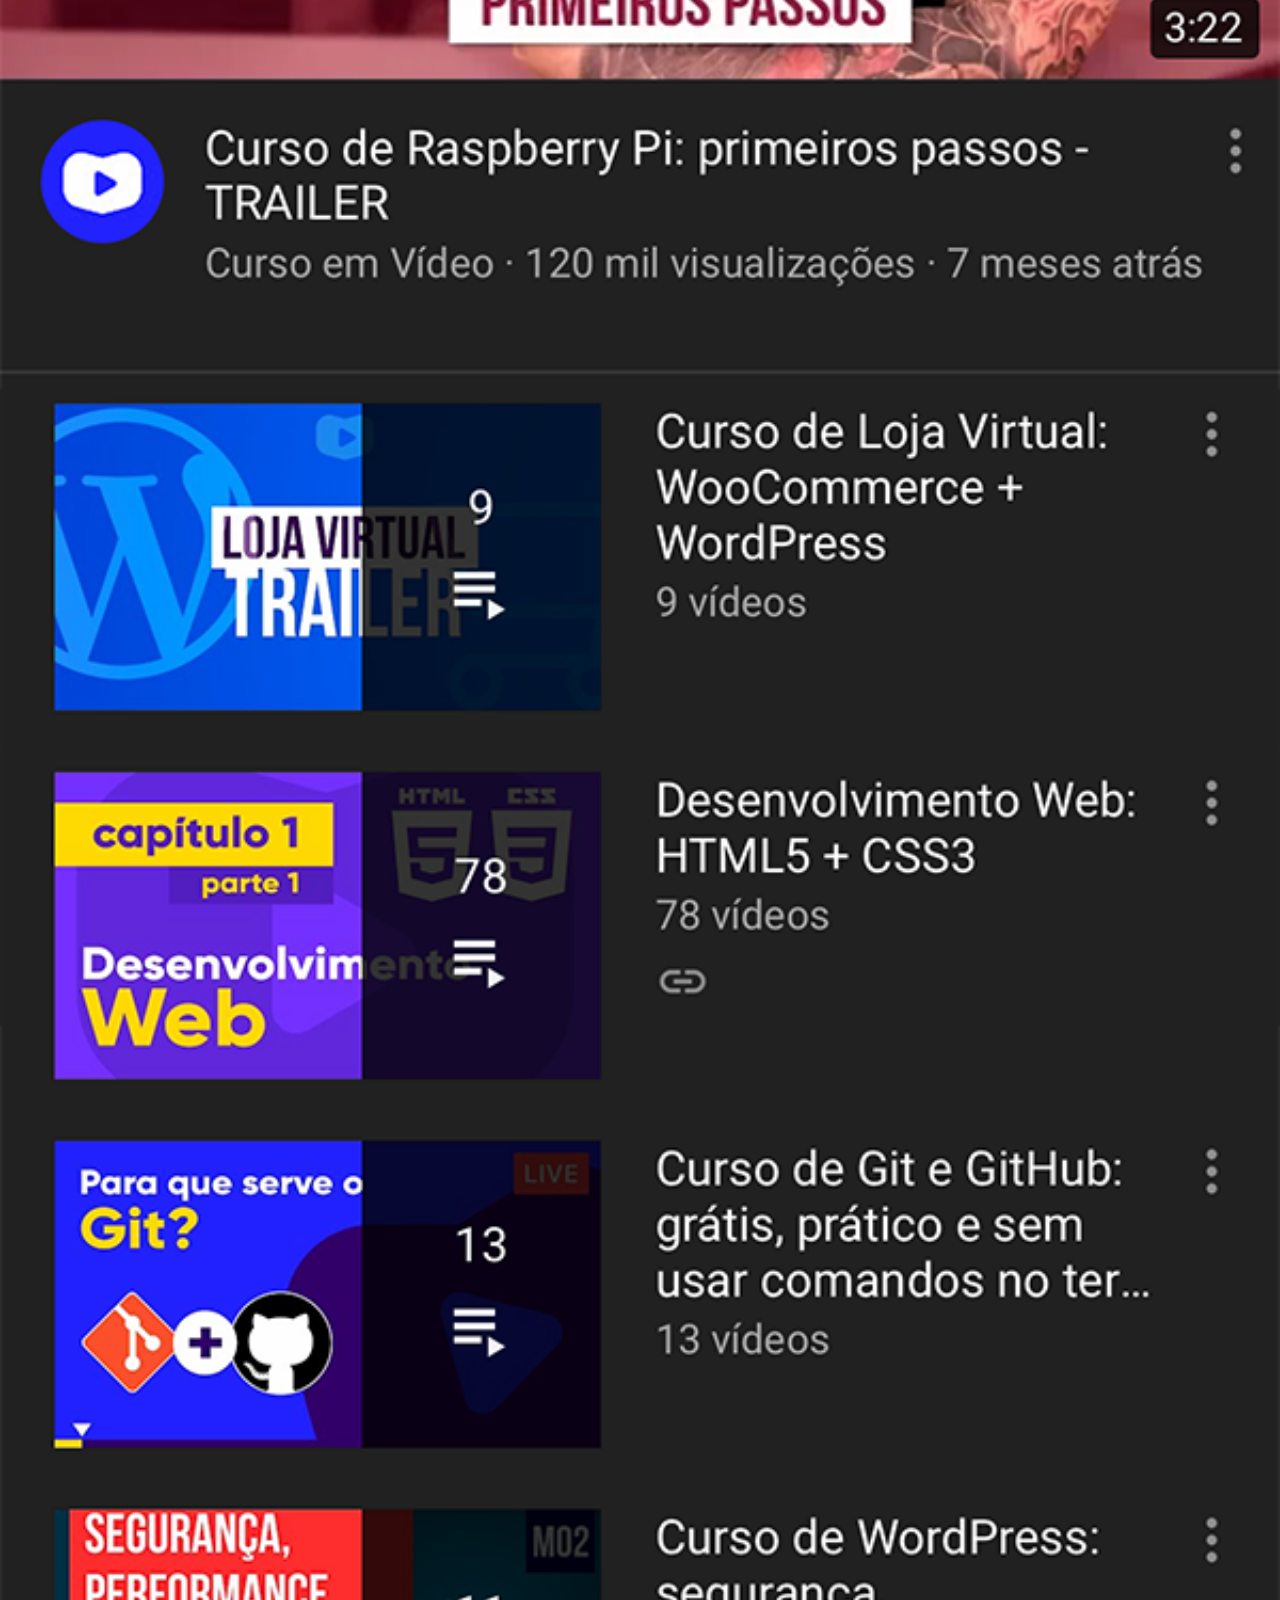
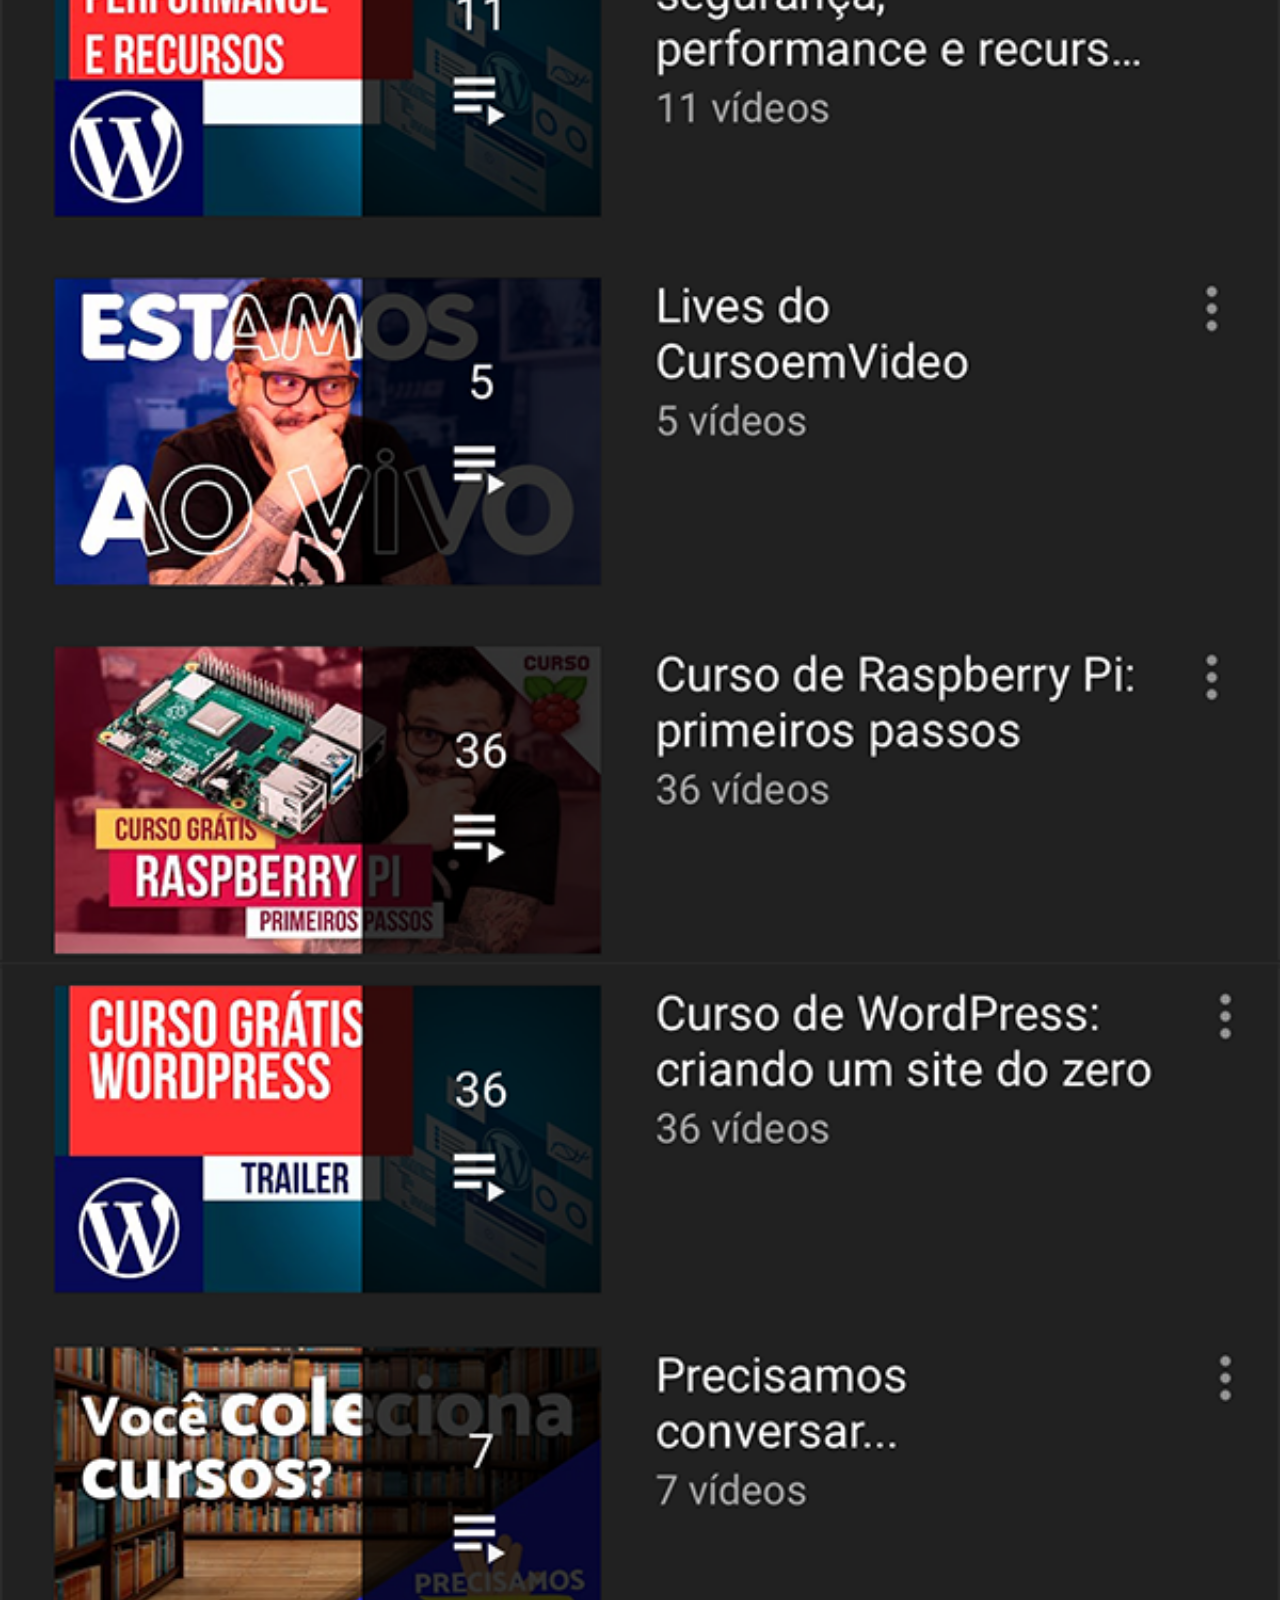
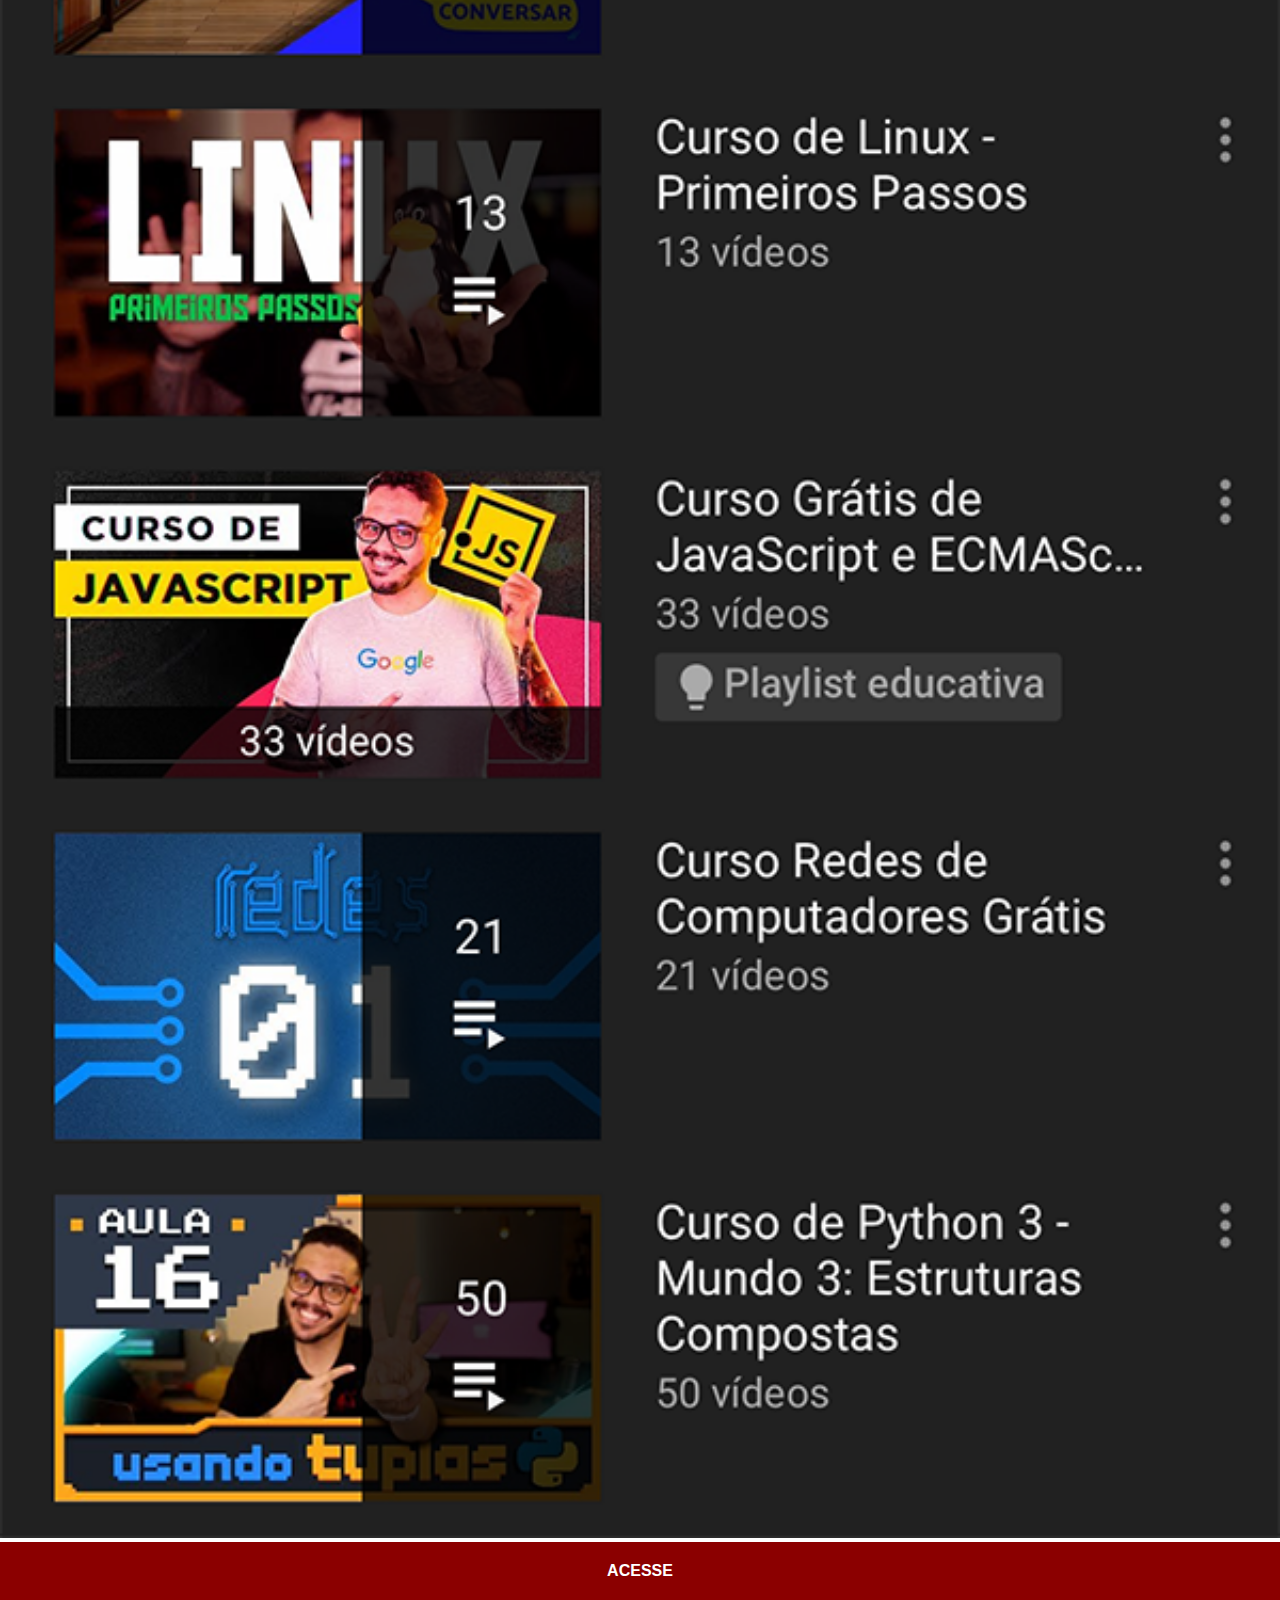
<file: youtube.html>
<!DOCTYPE html>
<html lang="pt-br">
<head>
    <meta charset="UTF-8">
    <meta name="viewport" content="width=device-width, initial-scale=1.0">
    <title>Youtube</title>
    <link rel="stylesheet" href="style/social.css">
</head>
<body>
    <img src="imagens/tela-youtube.png" alt="youtube">
    <a href="https://www.youtube.com/@CursoemVideo/playlists" target="_blank">ACESSE</a>
</body>
</html>
</file>
<file: style.css>
@charset "UTF-8";

*{
    margin: 0px;
    padding: 0px;
    font-family: Arial, Helvetica, sans-serif;
}

html, body{
    height: 100vh;
    width: 100vw;
    background-color: black;
}

body{
    background: url(imagens/fundo-madeira.jpg) no-repeat top center;
    background-size: cover;
    background-attachment: fixed;
}

main{
    height: 100vh;
    position: relative;
}

section#telefone{
    position: absolute;
    top: 50%;
    left: 50%;
    transform: translate(-50%, -50%);
    

    height: 627px;
    width: 311px;
    background: url('imagens/frame-iphone.png') no-repeat;
}

iframe#tela{
    position: relative;
    top: 80px;
    left: 22px;
    width: 269px;
    height: 471px;
}

section#redes-sociais{
    text-align: right;
}

section#redes-sociais img{
    width: 50px;
    margin: 10px;
    border-radius: 50%;
    box-shadow: 2px 2px 10px rgba(0, 0, 0, 0.397);
    box-sizing: border-box;

}

section#redes-sociais img:hover{
    border: 2px solid rgb(255, 255, 255);
    transform: translate(-3px, -3px);
    box-shadow: 5px 5px 20px rgba(0, 0, 0, 0.774);
    transition: transform 0.5s, border 0.9s;
}
</file>
<file: style/social.css>
@charset "UTF-8";

*{
    margin: 0px;
    padding: 0px;
    font-family: Arial, Helvetica, sans-serif;
}

::-webkit-scrollbar{
    width: 0px;
    height: 0px;
}

img{
    width: 100vw;
}

a{
    display: block;
    background-color: darkred;
    color: white;
    padding: 20px;
    text-align: center;
    font-weight: bolder;
    text-decoration: none;
}

a:hover{
    background-color: rgb(255, 0, 0);
}
</file>
